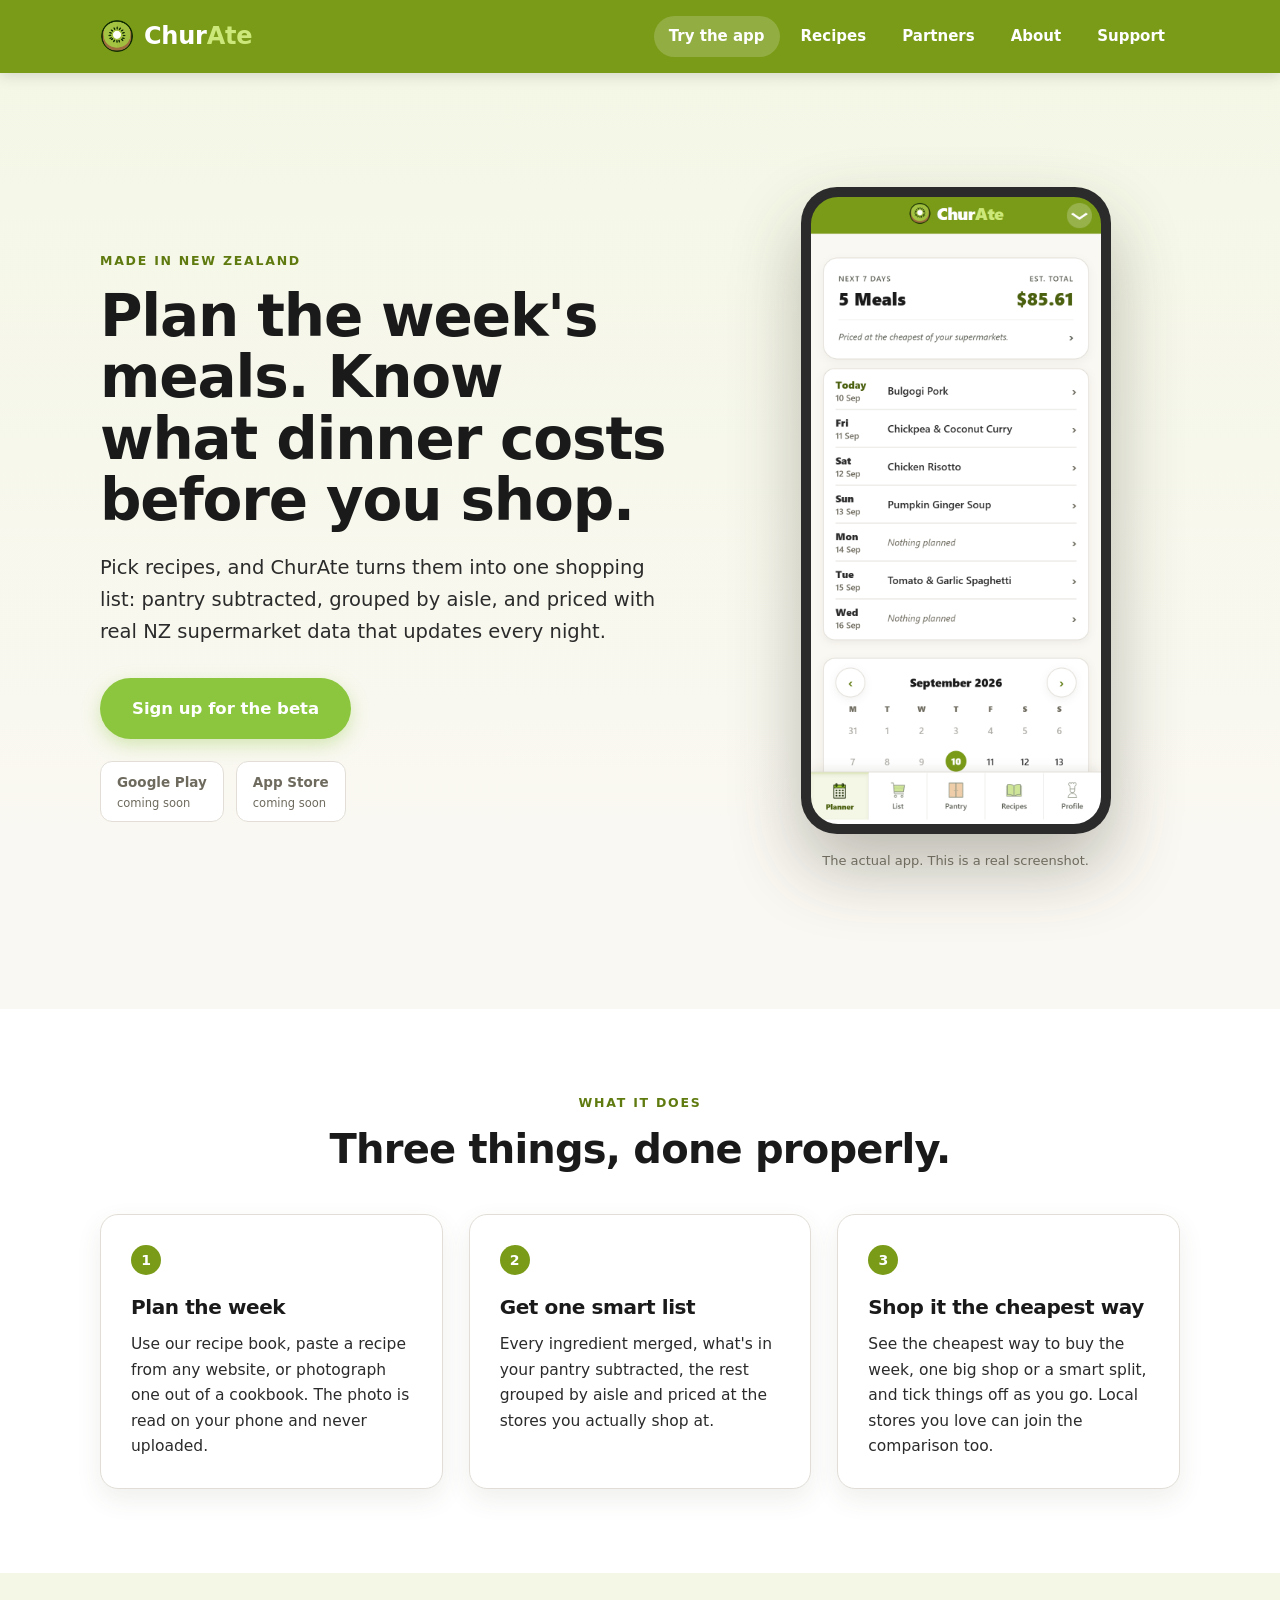
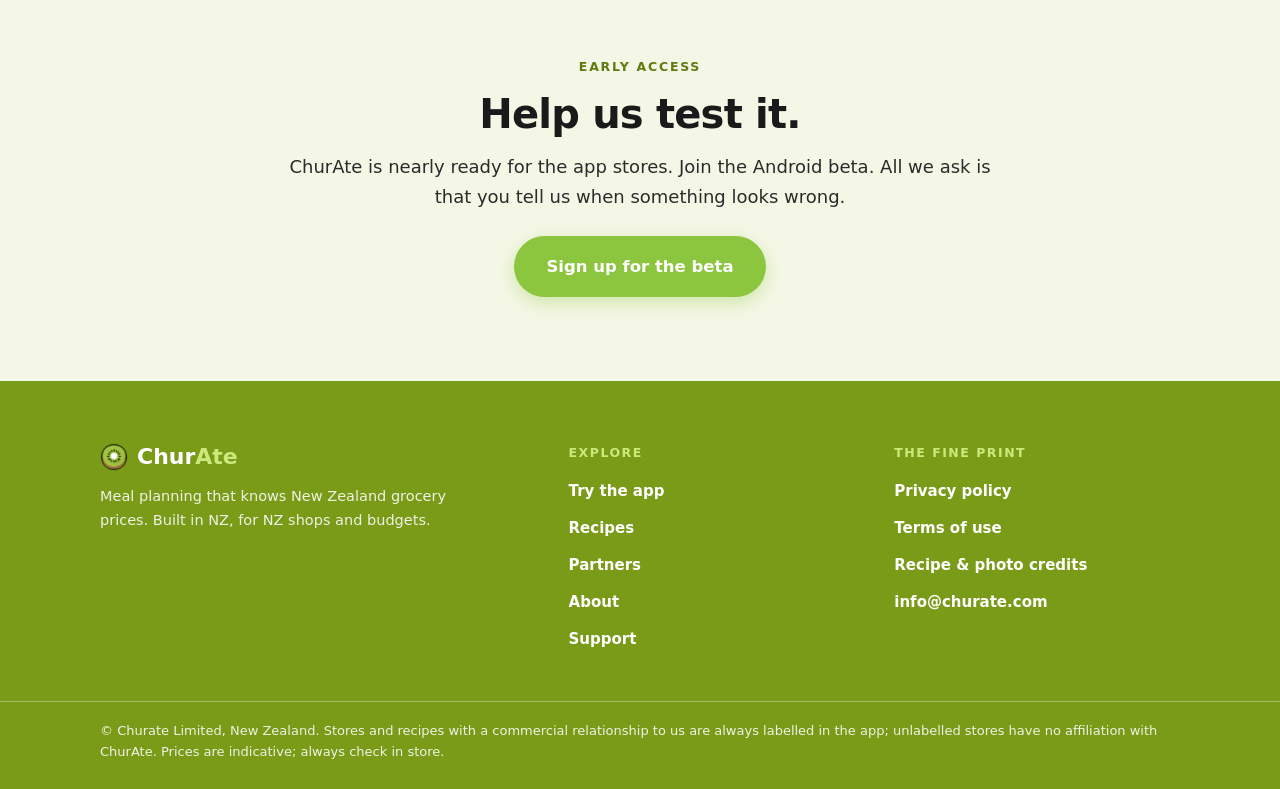
<file: index.html>
<!doctype html>
<html lang="en-NZ">
<head>
<meta charset="utf-8">
<meta name="viewport" content="width=device-width, initial-scale=1">
<title>ChurAte · plan meals, know what dinner costs</title>
<meta name="description" content="ChurAte turns a week of meals into one shopping list, priced with real New Zealand supermarket data, so you know what dinner costs before you shop.">
<meta property="og:title" content="ChurAte · plan the week, see what it costs">
<meta property="og:description" content="A meal planner that knows New Zealand grocery prices. Works fully without an account.">
<meta property="og:image" content="https://churate.com/logo.png">
<meta property="og:url" content="https://churate.com/">
<link rel="icon" type="image/png" href="logo.png">
<link rel="stylesheet" href="style.css">
</head>
<body>

<header class="masthead">
  <div class="bar">
    <a class="brand" href="/"><img src="logo.png" alt=""><span>Chur<span class="ate">Ate</span></span></a>
    <nav>
      <a class="on" href="/">Try the app</a>
      <a href="/recipes.html">Recipes</a>
      <a href="/partners.html">Partners</a>
      <a href="/about.html">About</a>
      <a href="/support.html">Support</a>
    </nav>
  </div>
</header>

<main>

<!-- ================================================================ hero -->
<section class="hero-band">
  <div class="wrap">
    <div class="hero">
      <div>
        <p class="kicker">Made in New Zealand</p>
        <h1>Plan the week's meals. Know what dinner costs before you shop.</h1>
        <p class="lede">
          Pick recipes, and ChurAte turns them into one shopping list: pantry
          subtracted, grouped by aisle, and priced with real NZ supermarket
          data that updates every night.
        </p>
        <div class="cta-row">
          <a class="btn btn-solid" href="/beta.html">Sign up for the beta</a>
        </div>
        <!-- launch day: replace these two chips with the official Google Play /
             App Store badge links; they stay first under the CTA on purpose -->
        <div class="store-badges">
          <span class="store-badge">Google Play<small>coming soon</small></span>
          <span class="store-badge">App Store<small>coming soon</small></span>
        </div>
      </div>
      <div class="hero-visual">
        <div class="shot"><img src="img/app-planner.png" alt="The ChurAte planner: a week of meals with an estimated total, in the app itself"></div>
        <p class="shot-caption">The actual app. This is a real screenshot.</p>
      </div>
    </div>
  </div>
</section>

<!-- ======================================================== what it does -->
<section class="band band-white">
  <div class="wrap center">
    <p class="kicker">What it does</p>
    <h2>Three things, done properly.</h2>
    <div class="card-grid" style="text-align: left">
      <div class="card">
        <div class="num">1</div>
        <h3>Plan the week</h3>
        <p>Use our recipe book, paste a recipe from any website, or photograph
        one out of a cookbook. The photo is read on your phone and never
        uploaded.</p>
      </div>
      <div class="card">
        <div class="num">2</div>
        <h3>Get one smart list</h3>
        <p>Every ingredient merged, what's in your pantry subtracted, the rest
        grouped by aisle and priced at the stores you actually shop at.</p>
      </div>
      <div class="card">
        <div class="num">3</div>
        <h3>Shop it the cheapest way</h3>
        <p>See the cheapest way to buy the week, one big shop or a smart
        split, and tick things off as you go. Local stores you love can
        join the comparison too.</p>
      </div>
    </div>
  </div>
</section>

<!-- ================================================================ beta -->
<section class="band band-wash">
  <div class="wrap center">
    <p class="kicker">Early access</p>
    <h2>Help us test it.</h2>
    <p class="band-lede">
      ChurAte is nearly ready for the app stores. Join the Android beta.
      All we ask is that you tell us when something looks wrong.
    </p>
    <div class="cta-row" style="margin-top: 24px; justify-content: center">
      <a class="btn btn-solid" href="/beta.html">Sign up for the beta</a>
    </div>
  </div>
</section>

</main>

<footer class="bigfoot">
  <div class="cols">
    <div>
      <div class="fbrand"><img src="logo.png" alt=""><span>Chur<span class="ate">Ate</span></span></div>
      <p class="ftag">Meal planning that knows New Zealand grocery prices.
      Built in NZ, for NZ shops and budgets.</p>
    </div>
    <div>
      <h4>Explore</h4>
      <ul>
        <li><a href="/">Try the app</a></li>
        <li><a href="/recipes.html">Recipes</a></li>
        <li><a href="/partners.html">Partners</a></li>
        <li><a href="/about.html">About</a></li>
        <li><a href="/support.html">Support</a></li>
      </ul>
    </div>
    <div>
      <h4>The fine print</h4>
      <ul>
        <li><a href="/privacy.html">Privacy policy</a></li>
        <li><a href="/terms.html">Terms of use</a></li>
        <li><a href="/credits.html">Recipe &amp; photo credits</a></li>
        <li><a href="mailto:info@churate.com">info@churate.com</a></li>
      </ul>
    </div>
  </div>
  <div class="legal"><div class="in">
    © Churate Limited, New Zealand. Stores and recipes with a commercial
    relationship to us are always labelled in the app; unlabelled stores have
    no affiliation with ChurAte. Prices are indicative; always check in store.
  </div></div>
</footer>

</body>
</html>
</file>
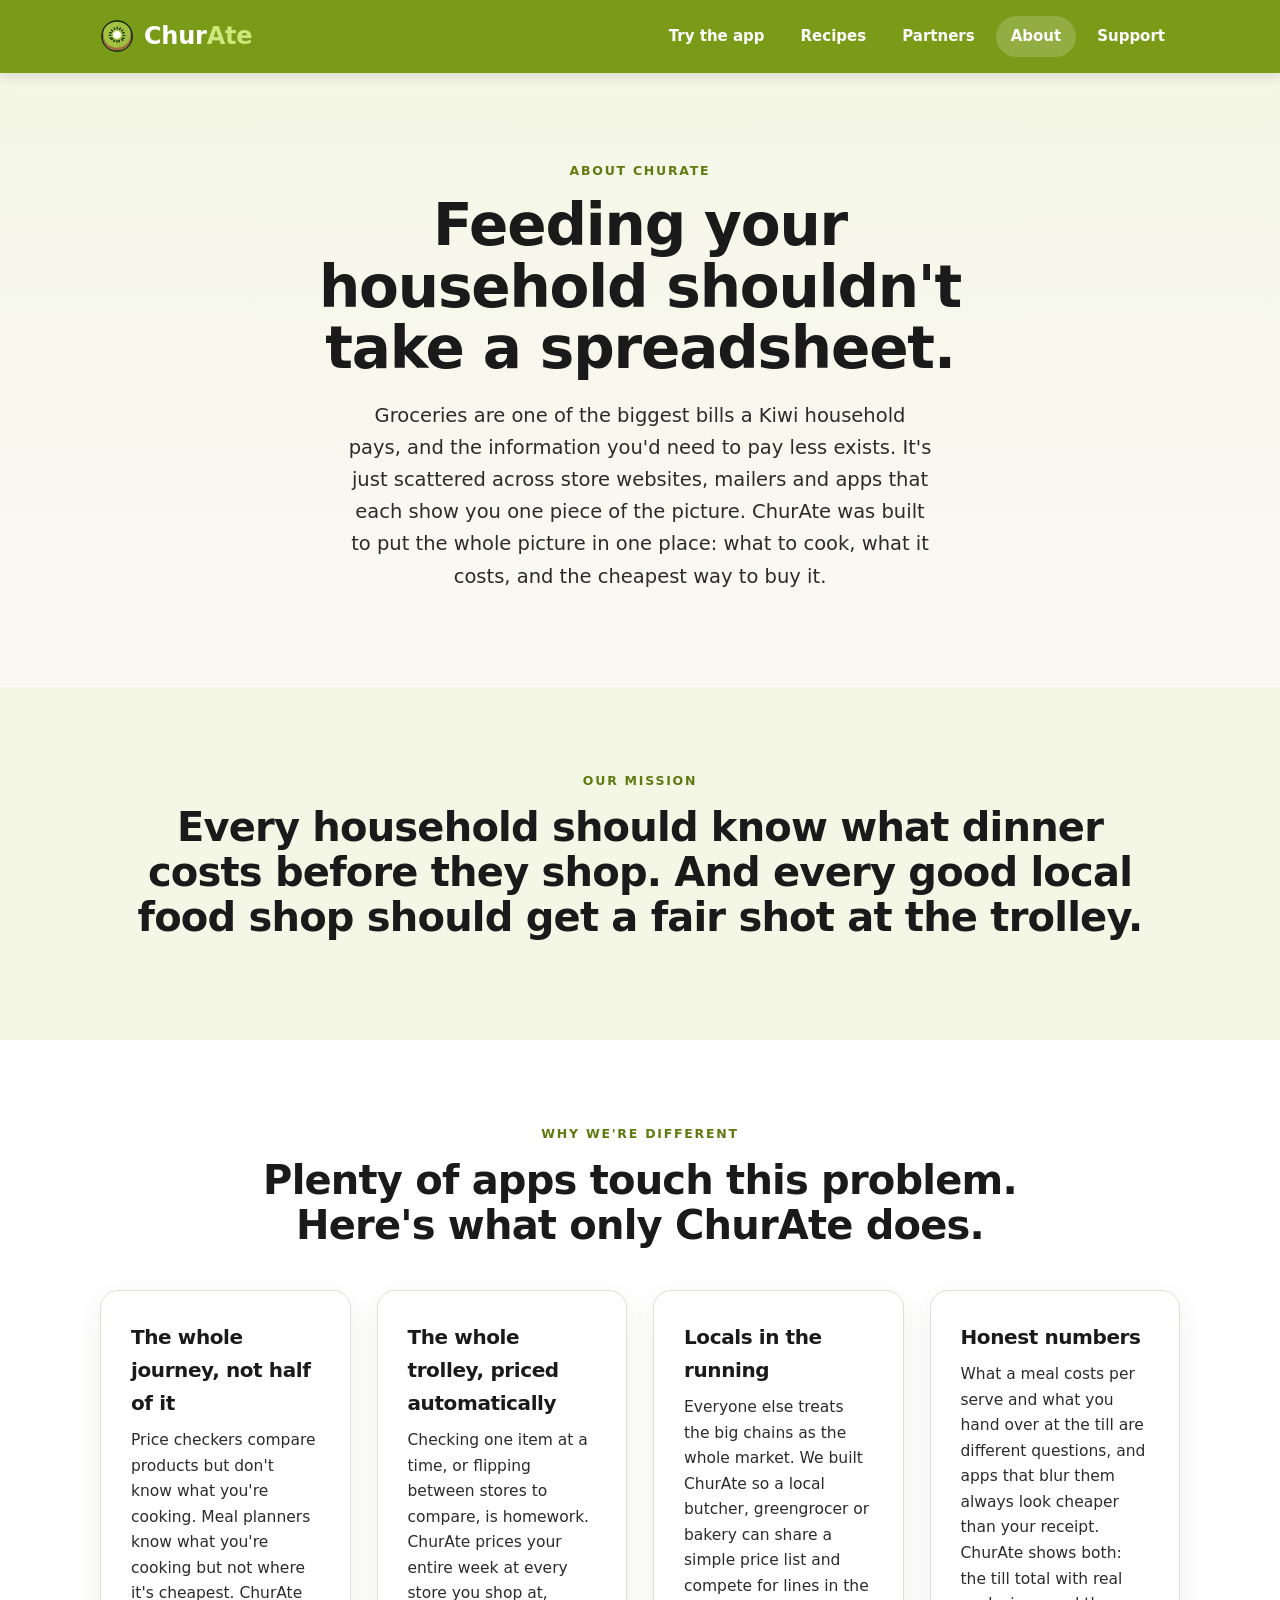
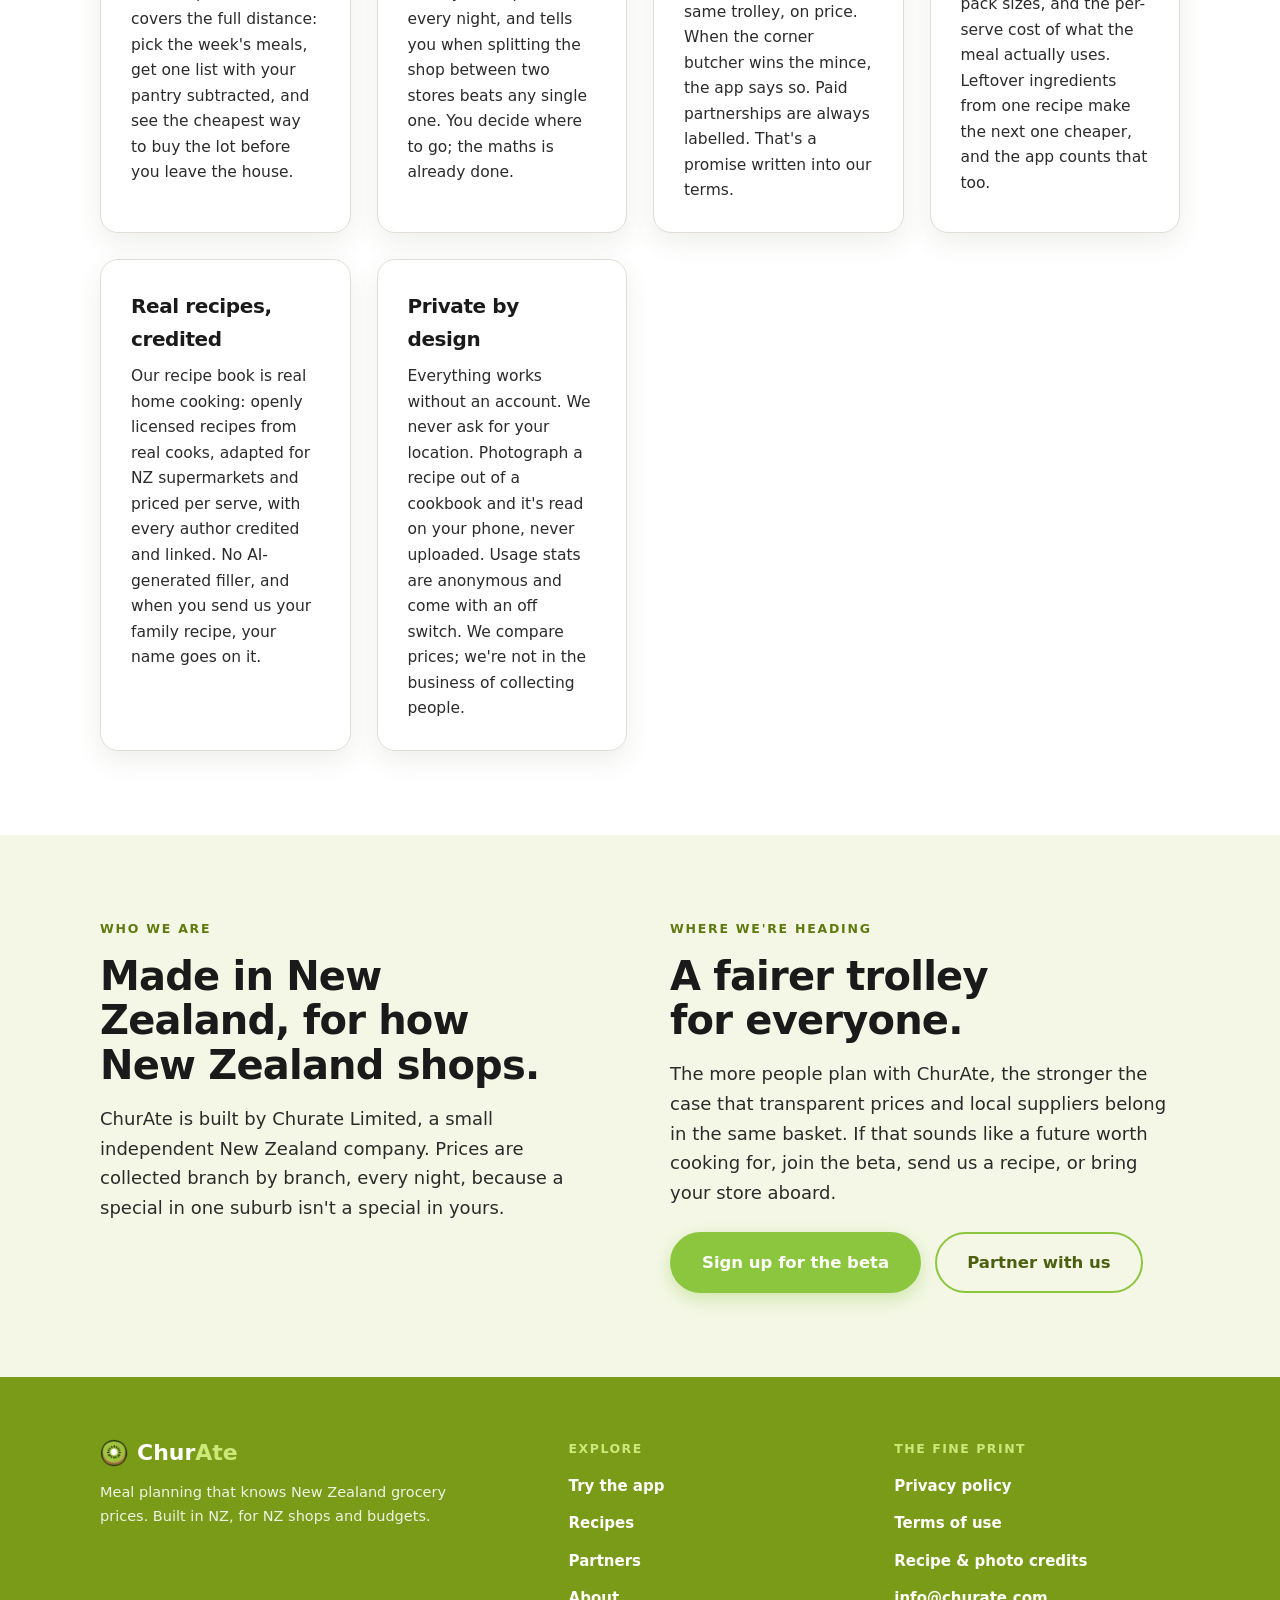
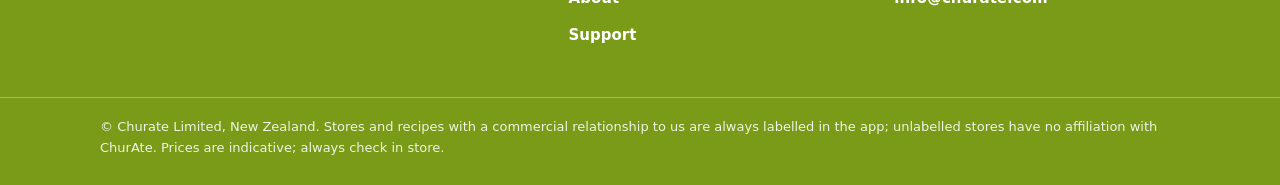
<file: about.html>
<!doctype html>
<html lang="en-NZ">
<head>
<meta charset="utf-8">
<meta name="viewport" content="width=device-width, initial-scale=1">
<title>About · ChurAte</title>
<meta name="description" content="ChurAte's mission: every Kiwi household should know what dinner costs before they shop, and every good local food shop should get a fair shot at the trolley.">
<link rel="icon" type="image/png" href="logo.png">
<link rel="stylesheet" href="style.css">
</head>
<body>

<header class="masthead">
  <div class="bar">
    <a class="brand" href="/"><img src="logo.png" alt=""><span>Chur<span class="ate">Ate</span></span></a>
    <nav>
      <a href="/">Try the app</a>
      <a href="/recipes.html">Recipes</a>
      <a href="/partners.html">Partners</a>
      <a class="on" href="/about.html">About</a>
      <a href="/support.html">Support</a>
    </nav>
  </div>
</header>

<main>

<section class="hero-band">
  <div class="wrap">
    <div class="hero" style="grid-template-columns: 1fr; padding-bottom: 64px">
      <div class="center" style="max-width: 46em; margin: 0 auto">
        <p class="kicker">About ChurAte</p>
        <h1>Feeding your household shouldn't take a spreadsheet.</h1>
        <p class="lede" style="margin-left: auto; margin-right: auto">
          Groceries are one of the biggest bills a Kiwi household pays, and
          the information you'd need to pay less exists. It's just scattered
          across store websites, mailers and apps that each show you one
          piece of the picture. ChurAte was built to put the whole picture
          in one place: what to cook, what it costs, and the cheapest way
          to buy it.
        </p>
      </div>
    </div>
  </div>
</section>

<section class="band band-wash">
  <div class="wrap center">
    <p class="kicker">Our mission</p>
    <h2 style="max-width: 26em; margin-left: auto; margin-right: auto">
      Every household should know what dinner costs before they shop.
      And every good local food shop should get a fair shot at the trolley.
    </h2>
  </div>
</section>

<section class="band band-white">
  <div class="wrap center">
    <p class="kicker">Why we're different</p>
    <h2>Plenty of apps touch this problem. Here's what only ChurAte does.</h2>
    <div class="card-grid" style="text-align: left">
      <div class="card">
        <h3>The whole journey, not half of it</h3>
        <p>Price checkers compare products but don't know what you're
        cooking. Meal planners know what you're cooking but not where it's
        cheapest. ChurAte covers the full distance: pick the week's meals,
        get one list with your pantry subtracted, and see the cheapest way
        to buy the lot before you leave the house.</p>
      </div>
      <div class="card">
        <h3>The whole trolley, priced automatically</h3>
        <p>Checking one item at a time, or flipping between stores to
        compare, is homework. ChurAte prices your entire week at every
        store you shop at, every night, and tells you when splitting the
        shop between two stores beats any single one. You decide where to
        go; the maths is already done.</p>
      </div>
      <div class="card">
        <h3>Locals in the running</h3>
        <p>Everyone else treats the big chains as the whole market. We
        built ChurAte so a local butcher, greengrocer or bakery can share
        a simple price list and compete for lines in the same trolley, on
        price. When the corner butcher wins the mince, the app says so.
        Paid partnerships are always labelled. That's a promise written
        into our terms.</p>
      </div>
      <div class="card">
        <h3>Honest numbers</h3>
        <p>What a meal costs per serve and what you hand over at the till
        are different questions, and apps that blur them always look
        cheaper than your receipt. ChurAte shows both: the till total with
        real pack sizes, and the per-serve cost of what the meal actually
        uses. Leftover ingredients from one recipe make the next one
        cheaper, and the app counts that too.</p>
      </div>
      <div class="card">
        <h3>Real recipes, credited</h3>
        <p>Our recipe book is real home cooking: openly licensed recipes
        from real cooks, adapted for NZ supermarkets and priced per serve,
        with every author credited and linked. No AI-generated filler, and
        when you send us your family recipe, your name goes on it.</p>
      </div>
      <div class="card">
        <h3>Private by design</h3>
        <p>Everything works without an account. We never ask for your
        location. Photograph a recipe out of a cookbook and it's read on
        your phone, never uploaded. Usage stats are anonymous and come
        with an off switch. We compare prices; we're not in the business
        of collecting people.</p>
      </div>
    </div>
  </div>
</section>

<section class="band band-wash">
  <div class="wrap">
    <div class="split">
      <div>
        <p class="kicker">Who we are</p>
        <h2>Made in New Zealand, for how New Zealand shops.</h2>
        <p class="band-lede">
          ChurAte is built by Churate Limited, a small independent New
          Zealand company. Prices are collected branch by branch, every
          night, because a special in one suburb isn't a special in
          yours.
        </p>
      </div>
      <div>
        <p class="kicker">Where we're heading</p>
        <h2>A fairer trolley for everyone.</h2>
        <p class="band-lede">
          The more people plan with ChurAte, the stronger the case that
          transparent prices and local suppliers belong in the same
          basket. If that sounds like a future worth cooking for, join
          the beta, send us a recipe, or bring your store aboard.
        </p>
        <div class="cta-row" style="margin-top: 24px">
          <a class="btn btn-solid" href="/beta.html">Sign up for the beta</a>
          <a class="btn btn-ghost" href="/partners.html">Partner with us</a>
        </div>
      </div>
    </div>
  </div>
</section>

</main>

<footer class="bigfoot">
  <div class="cols">
    <div>
      <div class="fbrand"><img src="logo.png" alt=""><span>Chur<span class="ate">Ate</span></span></div>
      <p class="ftag">Meal planning that knows New Zealand grocery prices.
      Built in NZ, for NZ shops and budgets.</p>
    </div>
    <div>
      <h4>Explore</h4>
      <ul>
        <li><a href="/">Try the app</a></li>
        <li><a href="/recipes.html">Recipes</a></li>
        <li><a href="/partners.html">Partners</a></li>
        <li><a href="/about.html">About</a></li>
        <li><a href="/support.html">Support</a></li>
      </ul>
    </div>
    <div>
      <h4>The fine print</h4>
      <ul>
        <li><a href="/privacy.html">Privacy policy</a></li>
        <li><a href="/terms.html">Terms of use</a></li>
        <li><a href="/credits.html">Recipe &amp; photo credits</a></li>
        <li><a href="mailto:info@churate.com">info@churate.com</a></li>
      </ul>
    </div>
  </div>
  <div class="legal"><div class="in">
    © Churate Limited, New Zealand. Stores and recipes with a commercial
    relationship to us are always labelled in the app; unlabelled stores have
    no affiliation with ChurAte. Prices are indicative; always check in store.
  </div></div>
</footer>
</body>
</html>
</file>
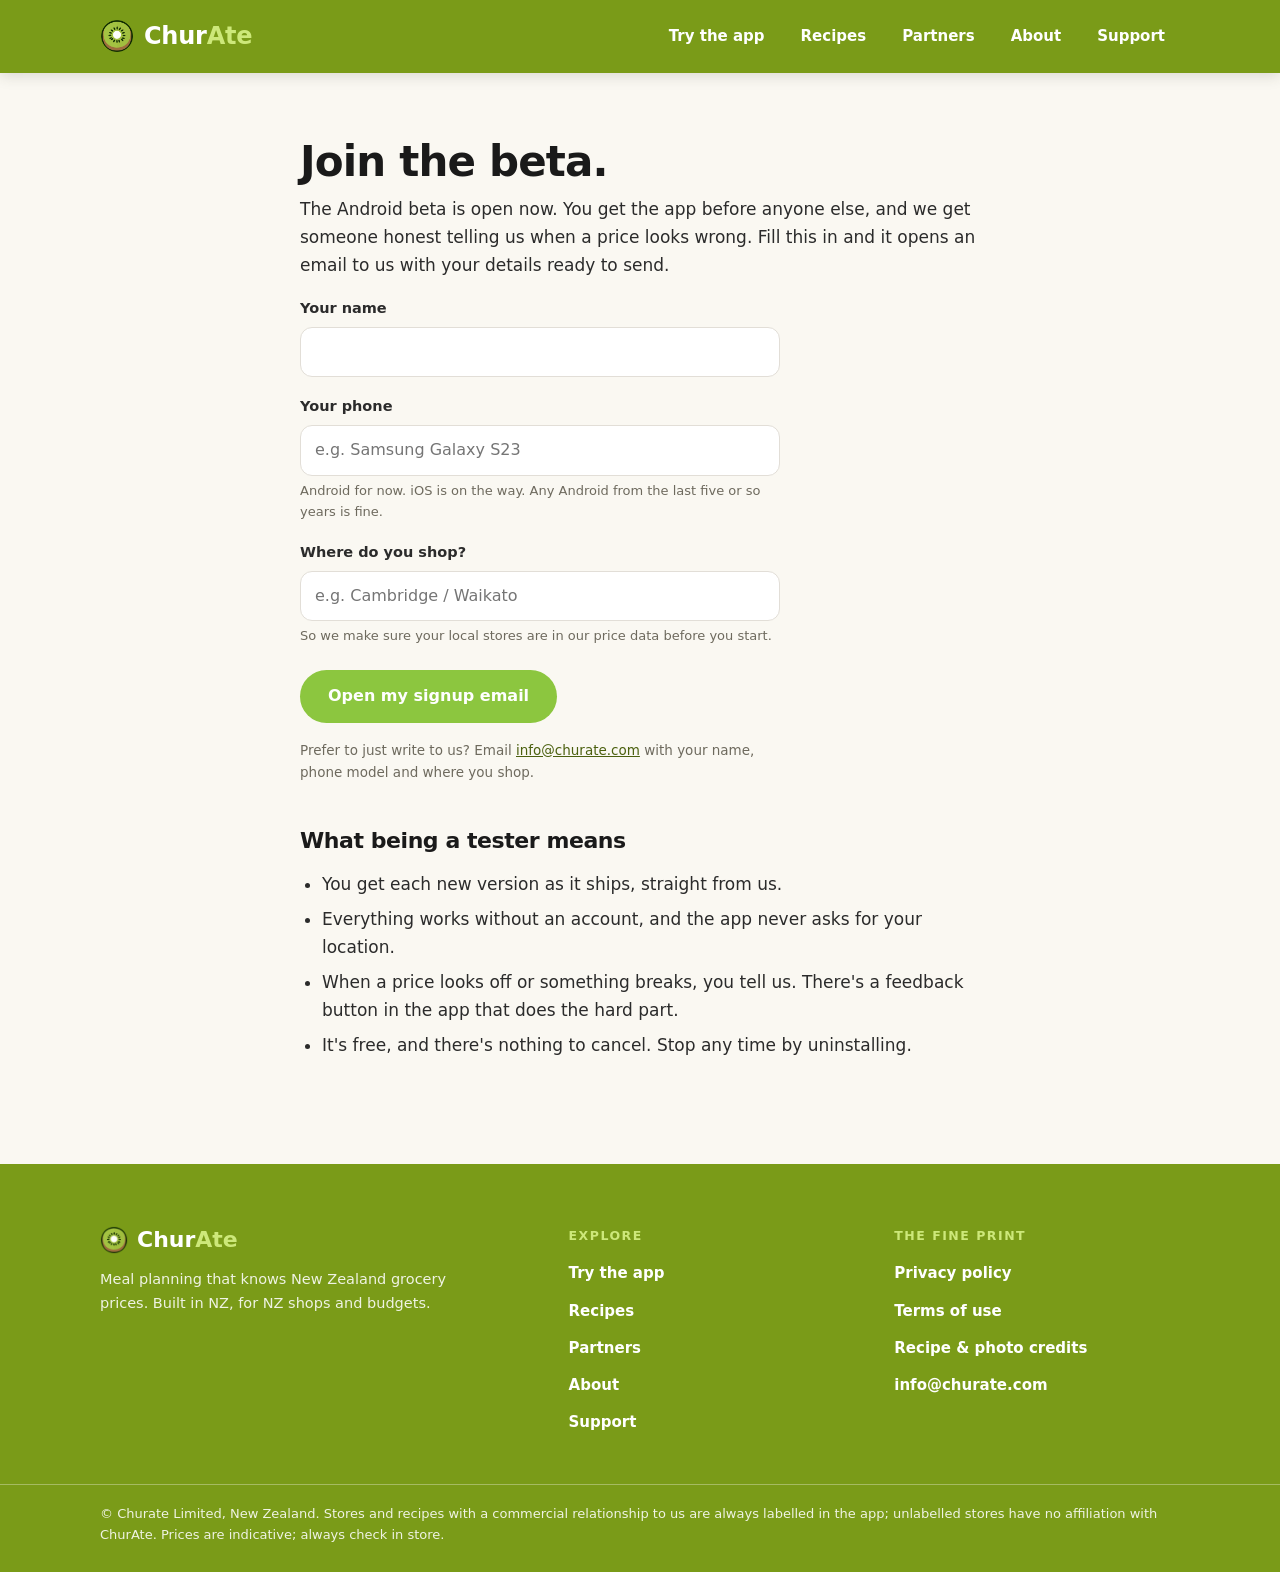
<file: beta.html>
<!doctype html>
<html lang="en-NZ">
<head>
<meta charset="utf-8">
<meta name="viewport" content="width=device-width, initial-scale=1">
<title>Beta · ChurAte</title>
<meta name="description" content="Sign up for the ChurAte Android beta.">
<link rel="icon" type="image/png" href="logo.png">
<link rel="stylesheet" href="style.css">
<style>
  .beta-form { max-width: 30rem; }
  .beta-form label { display: block; font-weight: 700; font-size: 14.5px; margin: 18px 0 6px; }
  .beta-form input, .beta-form select {
    width: 100%;
    font: inherit;
    font-size: 16px;
    color: var(--charcoal);
    background: var(--card);
    border: 1.5px solid var(--line);
    border-radius: 12px;
    padding: 11px 14px;
  }
  .beta-form input:focus, .beta-form select:focus {
    outline: none;
    border-color: var(--brand);
  }
  .beta-form .hint { font-size: 13px; color: var(--muted); margin: 4px 0 0; }
  .beta-form button {
    margin-top: 24px;
    font: inherit;
    font-weight: 800;
    font-size: 16px;
    color: #FFFFFF;
    background: var(--brand);
    border: none;
    border-radius: 999px;
    padding: 13px 28px;
    cursor: pointer;
  }
  .beta-form button:hover { background: var(--flesh-dark); }
  .beta-form button:focus-visible { outline: 2px solid var(--brand-dark); outline-offset: 2px; }
  .alt-note { font-size: 13.5px; color: var(--muted); margin-top: 16px; }
</style>
</head>
<body>

<header class="masthead">
  <div class="bar">
    <a class="brand" href="/"><img src="logo.png" alt=""><span>Chur<span class="ate">Ate</span></span></a>
    <nav>
      <a href="/">Try the app</a>
      <a href="/recipes.html">Recipes</a>
      <a href="/partners.html">Partners</a>
      <a href="/about.html">About</a>
      <a href="/support.html">Support</a>
    </nav>
  </div>
</header>

<div class="wrap-narrow">
<main class="doc">
  <h1>Join the beta.</h1>
  <p>
    The Android beta is open now. You get the app before anyone else, and we
    get someone honest telling us when a price looks wrong. Fill this in and
    it opens an email to us with your details ready to send.
  </p>

  <form class="beta-form" id="betaForm">
    <label for="fName">Your name</label>
    <input id="fName" name="name" autocomplete="name" required>

    <label for="fPhone">Your phone</label>
    <input id="fPhone" name="phone" placeholder="e.g. Samsung Galaxy S23" required>
    <p class="hint">Android for now. iOS is on the way. Any Android from the
    last five or so years is fine.</p>

    <label for="fRegion">Where do you shop?</label>
    <input id="fRegion" name="region" placeholder="e.g. Cambridge / Waikato" required>
    <p class="hint">So we make sure your local stores are in our price data
    before you start.</p>

    <button type="submit">Open my signup email</button>
    <p class="alt-note">
      Prefer to just write to us? Email
      <a href="mailto:info@churate.com?subject=ChurAte%20beta%20signup">info@churate.com</a>
      with your name, phone model and where you shop.
    </p>
  </form>

  <h2>What being a tester means</h2>
  <ul>
    <li>You get each new version as it ships, straight from us.</li>
    <li>Everything works without an account, and the app never asks for your
    location.</li>
    <li>When a price looks off or something breaks, you tell us. There's a
    feedback button in the app that does the hard part.</li>
    <li>It's free, and there's nothing to cancel. Stop any time by
    uninstalling.</li>
  </ul>
</main>
</div>

<footer class="bigfoot">
  <div class="cols">
    <div>
      <div class="fbrand"><img src="logo.png" alt=""><span>Chur<span class="ate">Ate</span></span></div>
      <p class="ftag">Meal planning that knows New Zealand grocery prices.
      Built in NZ, for NZ shops and budgets.</p>
    </div>
    <div>
      <h4>Explore</h4>
      <ul>
        <li><a href="/">Try the app</a></li>
        <li><a href="/recipes.html">Recipes</a></li>
        <li><a href="/partners.html">Partners</a></li>
        <li><a href="/about.html">About</a></li>
        <li><a href="/support.html">Support</a></li>
      </ul>
    </div>
    <div>
      <h4>The fine print</h4>
      <ul>
        <li><a href="/privacy.html">Privacy policy</a></li>
        <li><a href="/terms.html">Terms of use</a></li>
        <li><a href="/credits.html">Recipe &amp; photo credits</a></li>
        <li><a href="mailto:info@churate.com">info@churate.com</a></li>
      </ul>
    </div>
  </div>
  <div class="legal"><div class="in">
    © Churate Limited, New Zealand. Stores and recipes with a commercial
    relationship to us are always labelled in the app; unlabelled stores have
    no affiliation with ChurAte. Prices are indicative; always check in store.
  </div></div>
</footer>

<script>
  document.getElementById('betaForm').addEventListener('submit', function (e) {
    e.preventDefault();
    var name = document.getElementById('fName').value.trim();
    var phone = document.getElementById('fPhone').value.trim();
    var region = document.getElementById('fRegion').value.trim();
    var body = 'Hi ChurAte,\n\nI would like to join the Android beta.\n\n' +
      'Name: ' + name + '\nPhone: ' + phone + '\nWhere I shop: ' + region + '\n';
    window.location.href = 'mailto:info@churate.com' +
      '?subject=' + encodeURIComponent('ChurAte beta signup (' + name + ')') +
      '&body=' + encodeURIComponent(body);
  });
</script>
</body>
</html>
</file>
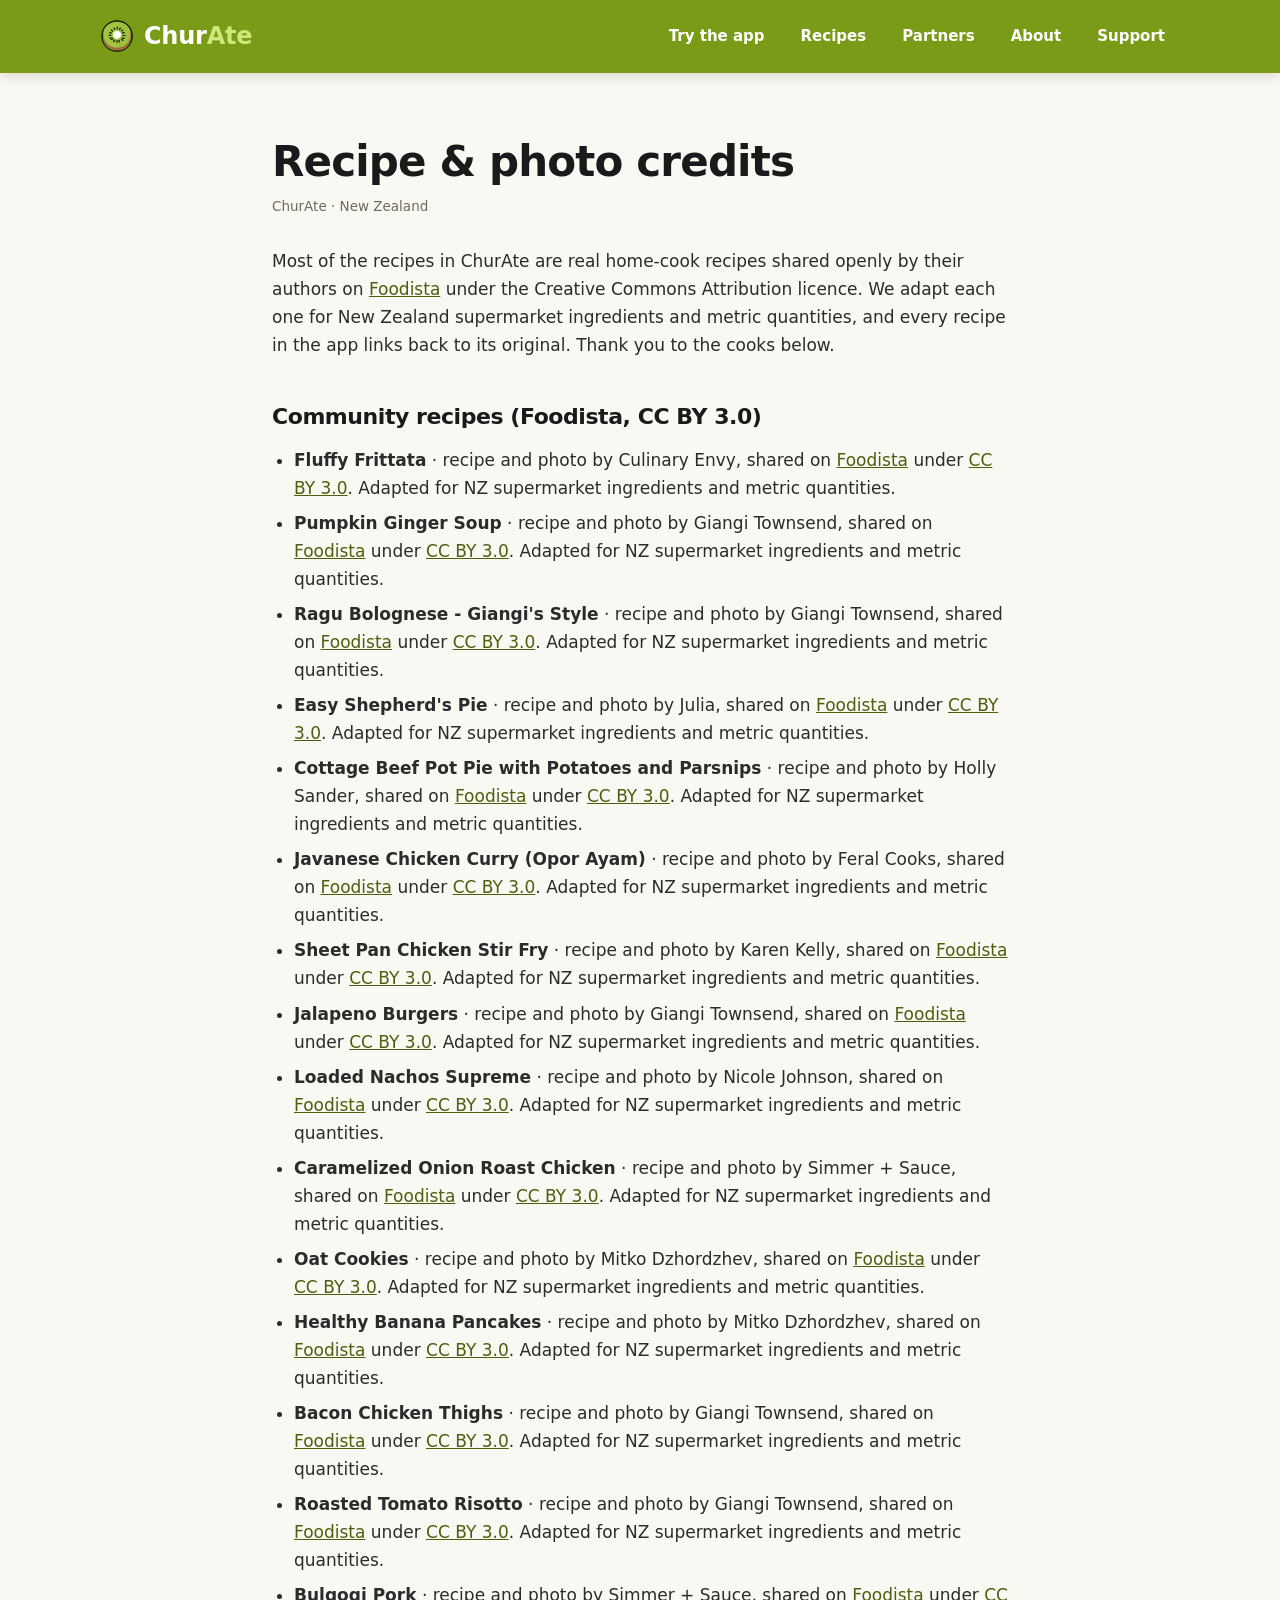
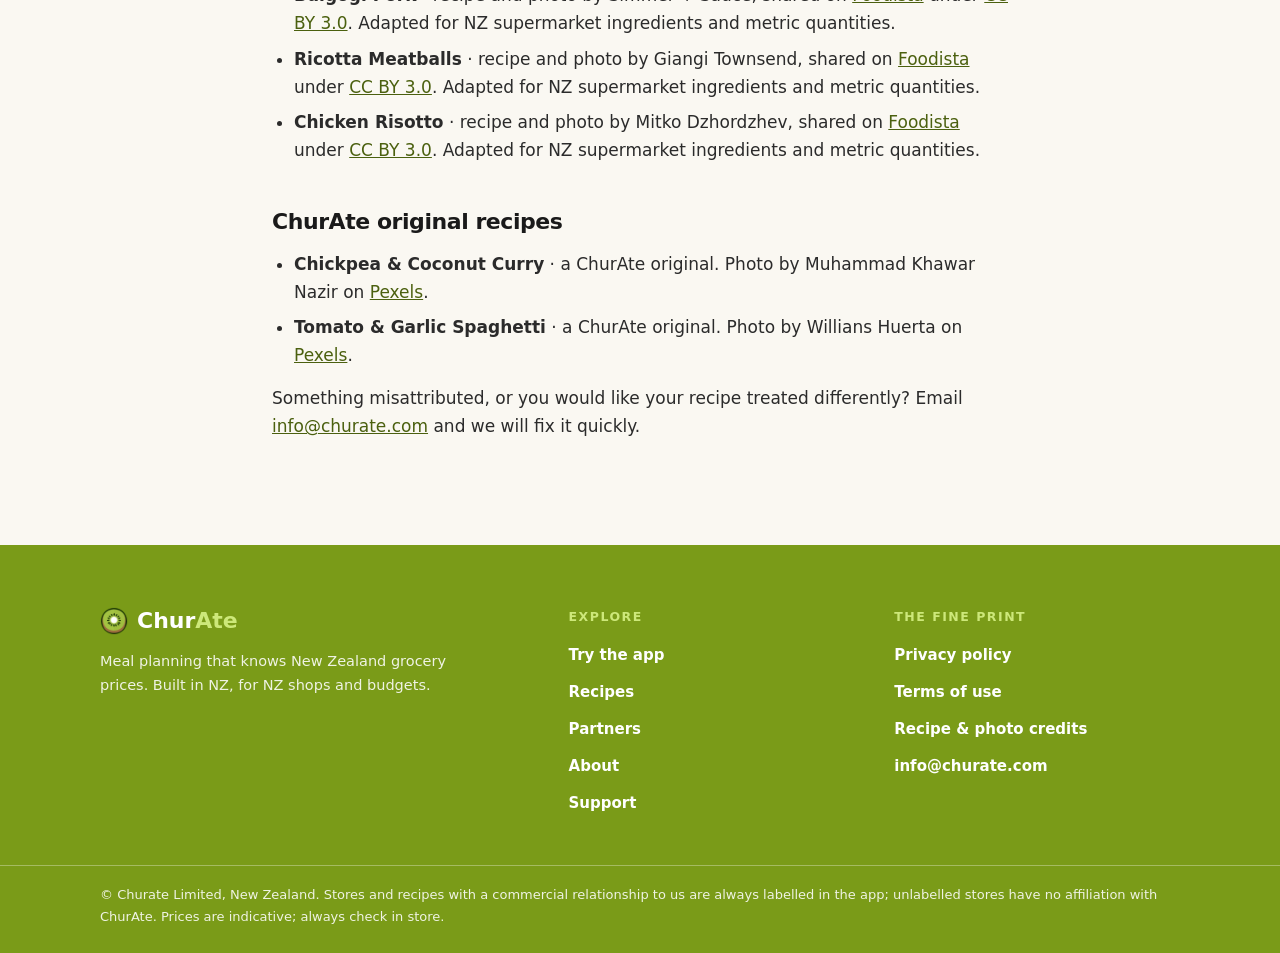
<file: credits.html>
<!doctype html>
<html lang="en-NZ">
<head>
<meta charset="utf-8">
<meta name="viewport" content="width=device-width, initial-scale=1">
<title>Credits · ChurAte</title>
<link rel="icon" type="image/png" href="logo.png">
<link rel="stylesheet" href="style.css">
</head>
<body>
<header class="masthead">
  <div class="bar">
    <a class="brand" href="/"><img src="logo.png" alt=""><span>Chur<span class="ate">Ate</span></span></a>
    <nav>
      <a href="/">Try the app</a>
      <a href="/recipes.html">Recipes</a>
      <a href="/partners.html">Partners</a>
      <a href="/about.html">About</a>
      <a href="/support.html">Support</a>
    </nav>
  </div>
</header>
<div class="wrap">

<main class="doc wrap-narrow">

<h1>Recipe &amp; photo credits</h1>
<p class="updated">ChurAte · New Zealand</p>

<p>
  Most of the recipes in ChurAte are real home-cook recipes shared openly by
  their authors on <a href="https://www.foodista.com" rel="noopener">Foodista</a>
  under the Creative Commons Attribution licence. We adapt each one for New
  Zealand supermarket ingredients and metric quantities, and every recipe in
  the app links back to its original. Thank you to the cooks below.
</p>

<h2>Community recipes (Foodista, CC BY 3.0)</h2>
<ul>
  <li><strong>Fluffy Frittata</strong> · recipe and photo by Culinary Envy, shared on <a href="https://www.foodista.com/recipe/B53RPP8Z/fluffy-frittata" rel="noopener">Foodista</a> under <a href="https://creativecommons.org/licenses/by/3.0/" rel="noopener">CC BY 3.0</a>. Adapted for NZ supermarket ingredients and metric quantities.</li>
  <li><strong>Pumpkin Ginger Soup</strong> · recipe and photo by Giangi Townsend, shared on <a href="https://www.foodista.com/recipe/MM4RZSX5/pumpkin-ginger-soup" rel="noopener">Foodista</a> under <a href="https://creativecommons.org/licenses/by/3.0/" rel="noopener">CC BY 3.0</a>. Adapted for NZ supermarket ingredients and metric quantities.</li>
  <li><strong>Ragu Bolognese - Giangi&#x27;s Style</strong> · recipe and photo by Giangi Townsend, shared on <a href="https://www.foodista.com/recipe/BT73VMDL/ragu-bolognese-giangi-s-style" rel="noopener">Foodista</a> under <a href="https://creativecommons.org/licenses/by/3.0/" rel="noopener">CC BY 3.0</a>. Adapted for NZ supermarket ingredients and metric quantities.</li>
  <li><strong>Easy Shepherd&#x27;s Pie</strong> · recipe and photo by Julia, shared on <a href="https://www.foodista.com/recipe/55B7HK4J/easy-shepherd-s-pie-recipe" rel="noopener">Foodista</a> under <a href="https://creativecommons.org/licenses/by/3.0/" rel="noopener">CC BY 3.0</a>. Adapted for NZ supermarket ingredients and metric quantities.</li>
  <li><strong>Cottage Beef Pot Pie with Potatoes and Parsnips</strong> · recipe and photo by Holly Sander, shared on <a href="https://www.foodista.com/recipe/MN4D3SF6/cottage-beef-pot-pie-with-potatoes-and-parsnips" rel="noopener">Foodista</a> under <a href="https://creativecommons.org/licenses/by/3.0/" rel="noopener">CC BY 3.0</a>. Adapted for NZ supermarket ingredients and metric quantities.</li>
  <li><strong>Javanese Chicken Curry (Opor Ayam)</strong> · recipe and photo by Feral Cooks, shared on <a href="https://www.foodista.com/recipe/ZTDNM76M/javanese-chicken-curry-opor-ayam" rel="noopener">Foodista</a> under <a href="https://creativecommons.org/licenses/by/3.0/" rel="noopener">CC BY 3.0</a>. Adapted for NZ supermarket ingredients and metric quantities.</li>
  <li><strong>Sheet Pan Chicken Stir Fry</strong> · recipe and photo by Karen Kelly, shared on <a href="https://www.foodista.com/recipe/54C7M8BD/sheet-pan-chicken-stir-fry" rel="noopener">Foodista</a> under <a href="https://creativecommons.org/licenses/by/3.0/" rel="noopener">CC BY 3.0</a>. Adapted for NZ supermarket ingredients and metric quantities.</li>
  <li><strong>Jalapeno Burgers</strong> · recipe and photo by Giangi Townsend, shared on <a href="https://www.foodista.com/recipe/QCF2Y6MM/jalapeno-burgers" rel="noopener">Foodista</a> under <a href="https://creativecommons.org/licenses/by/3.0/" rel="noopener">CC BY 3.0</a>. Adapted for NZ supermarket ingredients and metric quantities.</li>
  <li><strong>Loaded Nachos Supreme</strong> · recipe and photo by Nicole Johnson, shared on <a href="https://www.foodista.com/recipe/BNX6JYVY/loaded-nachos-supreme" rel="noopener">Foodista</a> under <a href="https://creativecommons.org/licenses/by/3.0/" rel="noopener">CC BY 3.0</a>. Adapted for NZ supermarket ingredients and metric quantities.</li>
  <li><strong>Caramelized Onion Roast Chicken</strong> · recipe and photo by Simmer + Sauce, shared on <a href="https://www.foodista.com/recipe/QKYRN53G/caramelized-onion-roast-chicken" rel="noopener">Foodista</a> under <a href="https://creativecommons.org/licenses/by/3.0/" rel="noopener">CC BY 3.0</a>. Adapted for NZ supermarket ingredients and metric quantities.</li>
  <li><strong>Oat Cookies</strong> · recipe and photo by Mitko Dzhordzhev, shared on <a href="https://www.foodista.com/recipe/FNH4WM8Y/oat-cookies" rel="noopener">Foodista</a> under <a href="https://creativecommons.org/licenses/by/3.0/" rel="noopener">CC BY 3.0</a>. Adapted for NZ supermarket ingredients and metric quantities.</li>
  <li><strong>Healthy Banana Pancakes</strong> · recipe and photo by Mitko Dzhordzhev, shared on <a href="https://www.foodista.com/recipe/SRWKG44F/healthy-banana-pancakes" rel="noopener">Foodista</a> under <a href="https://creativecommons.org/licenses/by/3.0/" rel="noopener">CC BY 3.0</a>. Adapted for NZ supermarket ingredients and metric quantities.</li>
  <li><strong>Bacon Chicken Thighs</strong> · recipe and photo by Giangi Townsend, shared on <a href="https://www.foodista.com/recipe/YQMJQX7P/bacon-chicken-thighs" rel="noopener">Foodista</a> under <a href="https://creativecommons.org/licenses/by/3.0/" rel="noopener">CC BY 3.0</a>. Adapted for NZ supermarket ingredients and metric quantities.</li>
  <li><strong>Roasted Tomato Risotto</strong> · recipe and photo by Giangi Townsend, shared on <a href="https://www.foodista.com/recipe/777H2LV4/roasted-tomato-risotto" rel="noopener">Foodista</a> under <a href="https://creativecommons.org/licenses/by/3.0/" rel="noopener">CC BY 3.0</a>. Adapted for NZ supermarket ingredients and metric quantities.</li>
  <li><strong>Bulgogi Pork</strong> · recipe and photo by Simmer + Sauce, shared on <a href="https://www.foodista.com/recipe/Q3B4TMR2/bulgogi-pork" rel="noopener">Foodista</a> under <a href="https://creativecommons.org/licenses/by/3.0/" rel="noopener">CC BY 3.0</a>. Adapted for NZ supermarket ingredients and metric quantities.</li>
  <li><strong>Ricotta Meatballs</strong> · recipe and photo by Giangi Townsend, shared on <a href="https://www.foodista.com/recipe/FKR4B5H2/ricotta-meatballs" rel="noopener">Foodista</a> under <a href="https://creativecommons.org/licenses/by/3.0/" rel="noopener">CC BY 3.0</a>. Adapted for NZ supermarket ingredients and metric quantities.</li>
  <li><strong>Chicken Risotto</strong> · recipe and photo by Mitko Dzhordzhev, shared on <a href="https://www.foodista.com/recipe/KC2LJ43X/chicken-risotto" rel="noopener">Foodista</a> under <a href="https://creativecommons.org/licenses/by/3.0/" rel="noopener">CC BY 3.0</a>. Adapted for NZ supermarket ingredients and metric quantities.</li>
</ul>

<h2>ChurAte original recipes</h2>
<ul>
  <li><strong>Chickpea &amp; Coconut Curry</strong> · a ChurAte original.
    Photo by Muhammad Khawar Nazir on
    <a href="https://www.pexels.com/photo/close-up-of-chana-masala-9287035/" rel="noopener">Pexels</a>.</li>
  <li><strong>Tomato &amp; Garlic Spaghetti</strong> · a ChurAte original.
    Photo by Willians Huerta on
    <a href="https://www.pexels.com/photo/delicious-spaghetti-with-tomato-sauce-on-plate-36430170/" rel="noopener">Pexels</a>.</li>
</ul>

<p>
  Something misattributed, or you would like your recipe treated differently?
  Email <a href="mailto:info@churate.com">info@churate.com</a> and we will fix
  it quickly.
</p>

</main>
</div>

<footer class="bigfoot">
  <div class="cols">
    <div>
      <div class="fbrand"><img src="logo.png" alt=""><span>Chur<span class="ate">Ate</span></span></div>
      <p class="ftag">Meal planning that knows New Zealand grocery prices.
      Built in NZ, for NZ shops and budgets.</p>
    </div>
    <div>
      <h4>Explore</h4>
      <ul>
        <li><a href="/">Try the app</a></li>
        <li><a href="/recipes.html">Recipes</a></li>
        <li><a href="/partners.html">Partners</a></li>
        <li><a href="/about.html">About</a></li>
        <li><a href="/support.html">Support</a></li>
      </ul>
    </div>
    <div>
      <h4>The fine print</h4>
      <ul>
        <li><a href="/privacy.html">Privacy policy</a></li>
        <li><a href="/terms.html">Terms of use</a></li>
        <li><a href="/credits.html">Recipe &amp; photo credits</a></li>
        <li><a href="mailto:info@churate.com">info@churate.com</a></li>
      </ul>
    </div>
  </div>
  <div class="legal"><div class="in">
    © Churate Limited, New Zealand. Stores and recipes with a commercial
    relationship to us are always labelled in the app; unlabelled stores have
    no affiliation with ChurAte. Prices are indicative; always check in store.
  </div></div>
</footer>
</body>
</html>
</file>
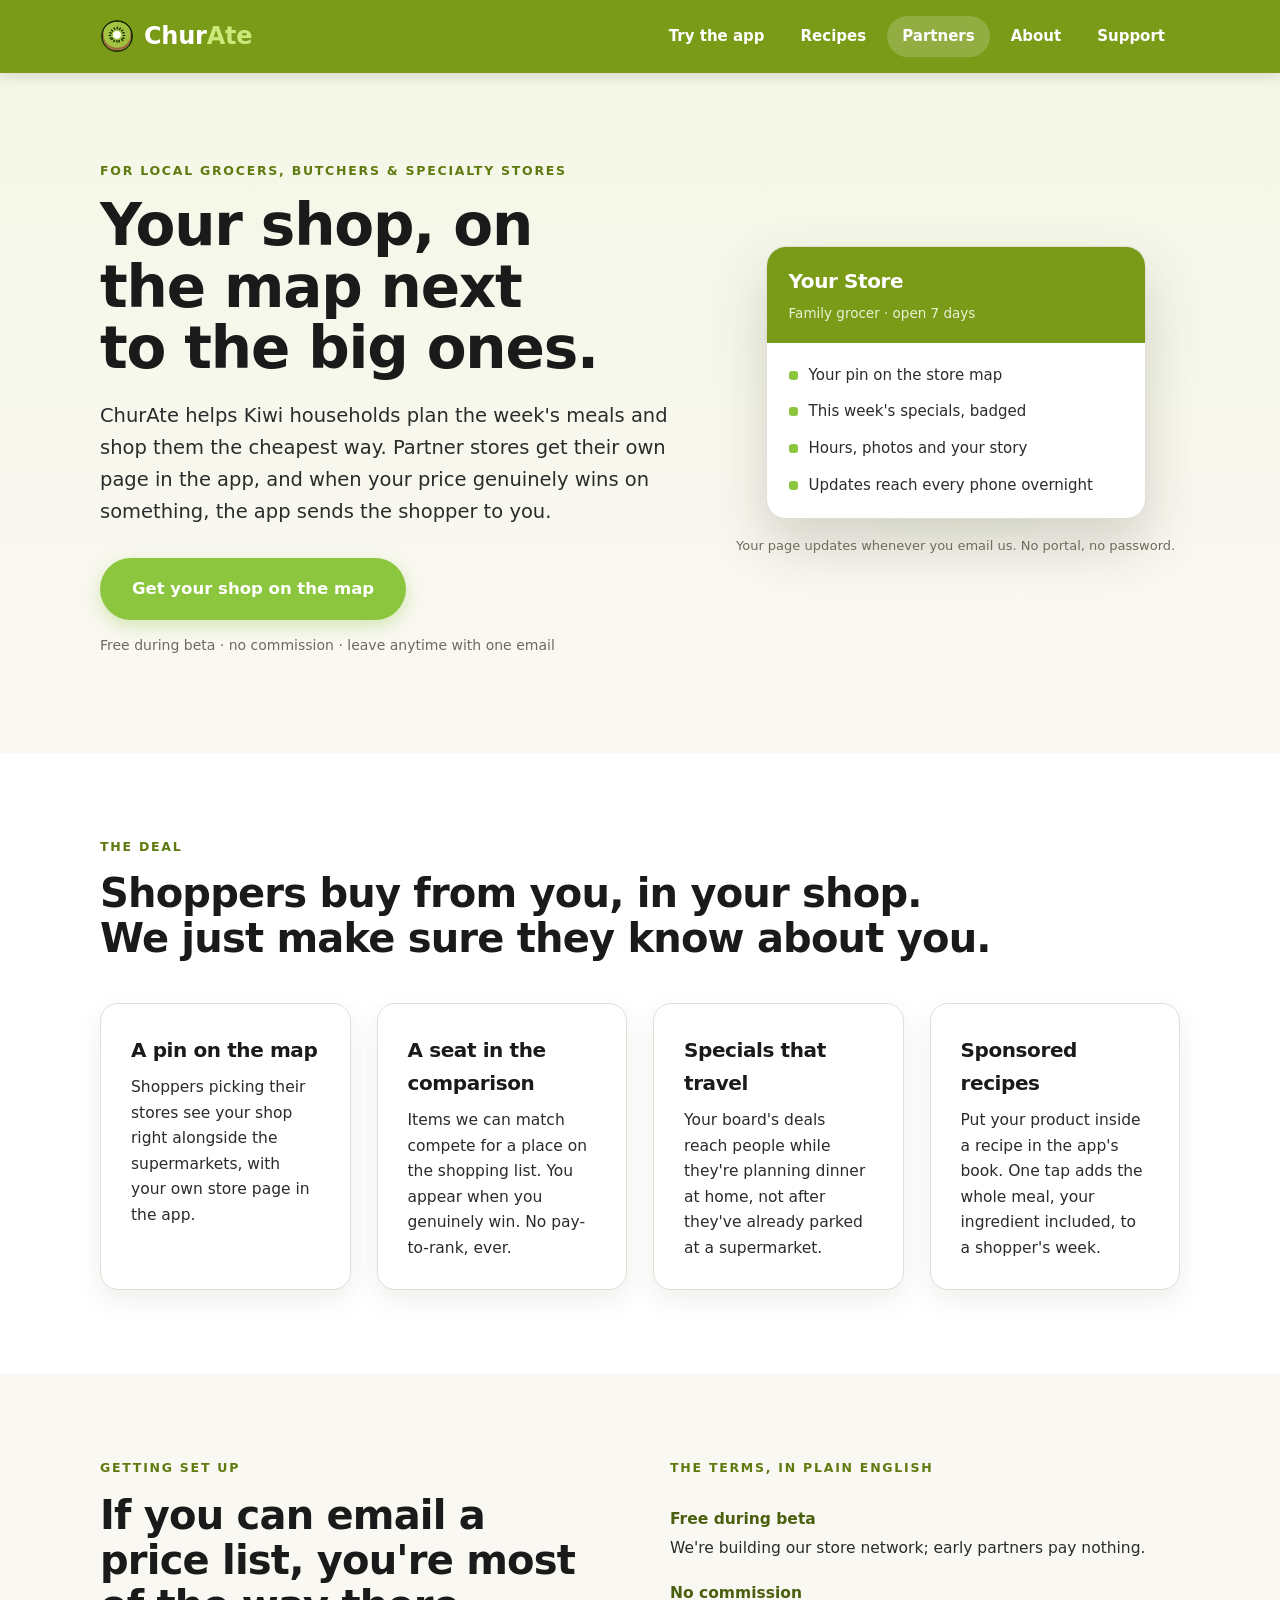
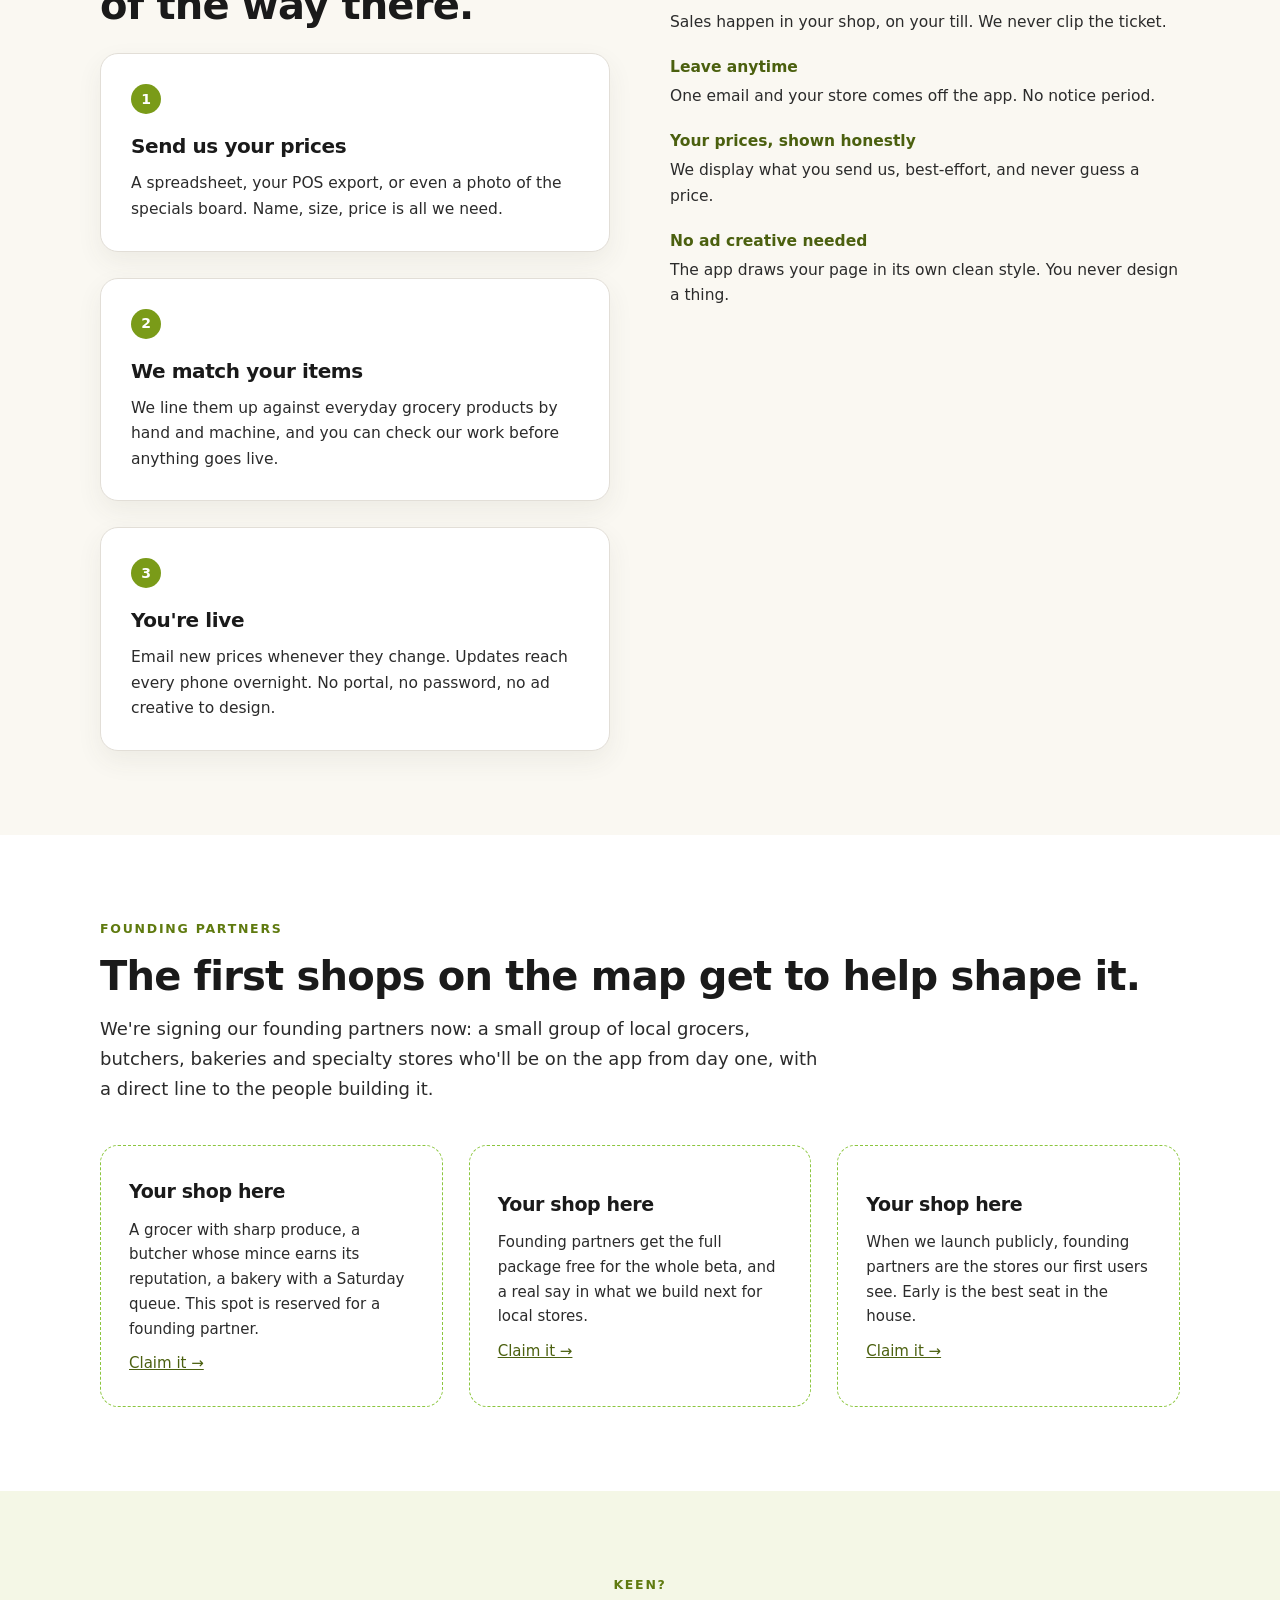
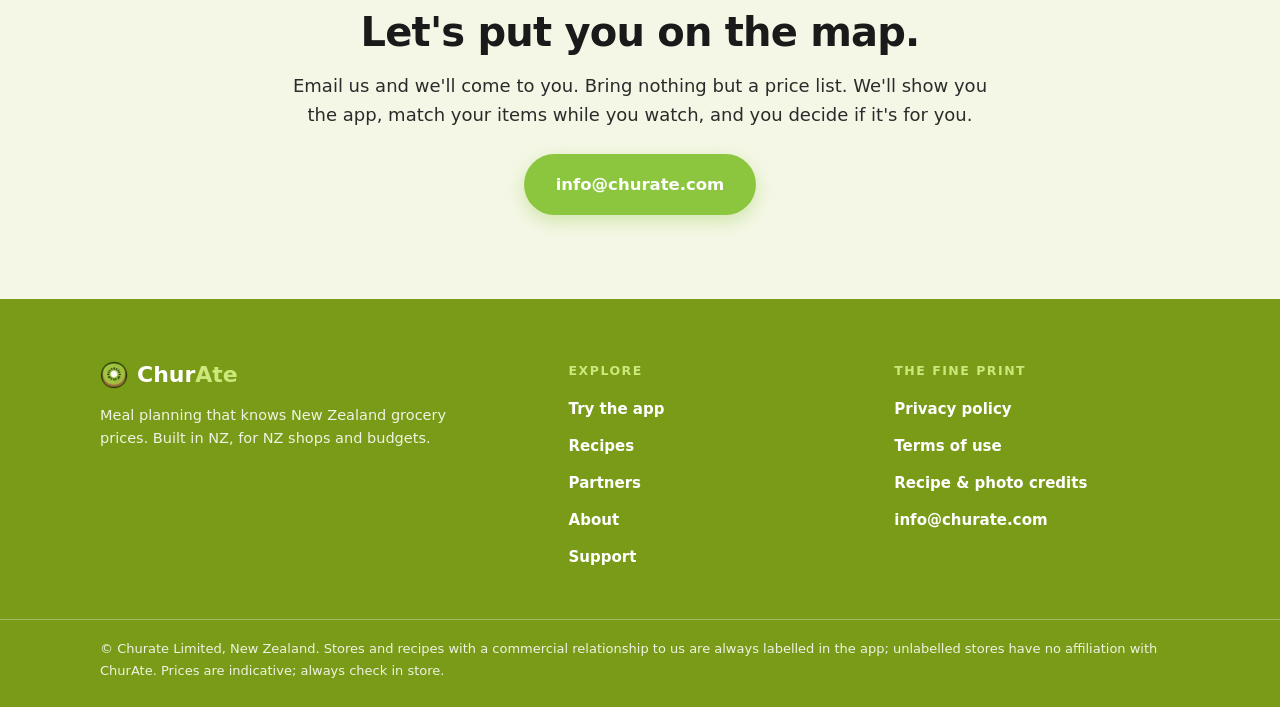
<file: partners.html>
<!doctype html>
<html lang="en-NZ">
<head>
<meta charset="utf-8">
<meta name="viewport" content="width=device-width, initial-scale=1">
<title>Partners · ChurAte</title>
<meta name="description" content="Put your shop on ChurAte. Local grocers, butchers and specialty stores get a pin on the map, their own store page, and a seat in the price comparison, free during beta.">
<meta property="og:title" content="Partner with ChurAte">
<meta property="og:description" content="Your shop, next to the supermarkets. Free during beta. No commission, no clipped sales.">
<meta property="og:image" content="https://churate.com/logo.png">
<meta property="og:url" content="https://churate.com/partners.html">
<link rel="icon" type="image/png" href="logo.png">
<link rel="stylesheet" href="style.css">
</head>
<body>

<header class="masthead">
  <div class="bar">
    <a class="brand" href="/"><img src="logo.png" alt=""><span>Chur<span class="ate">Ate</span></span></a>
    <nav>
      <a href="/">Try the app</a>
      <a href="/recipes.html">Recipes</a>
      <a class="on" href="/partners.html">Partners</a>
      <a href="/about.html">About</a>
      <a href="/support.html">Support</a>
    </nav>
  </div>
</header>

<main>

<!-- ================================================================ hero -->
<section class="hero-band">
  <div class="wrap">
    <div class="hero">
      <div>
        <p class="kicker">For local grocers, butchers &amp; specialty stores</p>
        <h1>Your shop, on the map next to the big ones.</h1>
        <p class="lede">
          ChurAte helps Kiwi households plan the week's meals and shop them
          the cheapest way. Partner stores get their own page in the app, and
          when your price genuinely wins on something, the app sends the
          shopper to you.
        </p>
        <div class="cta-row">
          <a class="btn btn-solid" href="mailto:info@churate.com?subject=Partnering%20with%20ChurAte">Get your shop on the map</a>
        </div>
        <p class="cta-note">Free during beta · no commission · leave anytime with one email</p>
      </div>
      <!-- a store page, as the app draws it; no prices, just presence -->
      <div class="hero-visual">
        <div class="store-card" role="img" aria-label="A partner store's page in the app: hours, specials and updates">
          <div class="sc-head">
            <h3>Your Store</h3>
            <p>Family grocer · open 7 days</p>
          </div>
          <div class="sc-body">
            <div class="sc-row"><span class="dot"></span>Your pin on the store map</div>
            <div class="sc-row"><span class="dot"></span>This week's specials, badged</div>
            <div class="sc-row"><span class="dot"></span>Hours, photos and your story</div>
            <div class="sc-row"><span class="dot"></span>Updates reach every phone overnight</div>
          </div>
        </div>
        <p class="shot-caption">Your page updates whenever you email us. No portal, no password.</p>
      </div>
    </div>
  </div>
</section>

<!-- ========================================================== the deal -->
<section class="band band-white">
  <div class="wrap">
    <p class="kicker">The deal</p>
    <h2>Shoppers buy from you, in your shop. We just make sure they know about you.</h2>
    <div class="card-grid">
      <div class="card">
        <h3>A pin on the map</h3>
        <p>Shoppers picking their stores see your shop right alongside the
        supermarkets, with your own store page in the app.</p>
      </div>
      <div class="card">
        <h3>A seat in the comparison</h3>
        <p>Items we can match compete for a place on the shopping list. You
        appear when you genuinely win. No pay-to-rank, ever.</p>
      </div>
      <div class="card">
        <h3>Specials that travel</h3>
        <p>Your board's deals reach people while they're planning dinner at
        home, not after they've already parked at a supermarket.</p>
      </div>
      <div class="card">
        <h3>Sponsored recipes</h3>
        <p>Put your product inside a recipe in the app's book. One tap adds
        the whole meal, your ingredient included, to a shopper's week.</p>
      </div>
    </div>
  </div>
</section>

<!-- ====================================================== getting set up -->
<section class="band">
  <div class="wrap">
    <div class="split">
      <div>
        <p class="kicker">Getting set up</p>
        <h2>If you can email a price list, you're most of the way there.</h2>
        <div class="card-grid" style="grid-template-columns: 1fr; margin-top: 26px">
          <div class="card">
            <div class="num">1</div>
            <h3>Send us your prices</h3>
            <p>A spreadsheet, your POS export, or even a photo of the specials
            board. Name, size, price is all we need.</p>
          </div>
          <div class="card">
            <div class="num">2</div>
            <h3>We match your items</h3>
            <p>We line them up against everyday grocery products by hand and
            machine, and you can check our work before anything goes live.</p>
          </div>
          <div class="card">
            <div class="num">3</div>
            <h3>You're live</h3>
            <p>Email new prices whenever they change. Updates reach every
            phone overnight. No portal, no password, no ad creative to design.</p>
          </div>
        </div>
      </div>
      <div>
        <p class="kicker">The terms, in plain English</p>
        <div class="pledge-grid" style="grid-template-columns: 1fr">
          <p><strong>Free during beta</strong>We're building our store network; early partners pay nothing.</p>
          <p><strong>No commission</strong>Sales happen in your shop, on your till. We never clip the ticket.</p>
          <p><strong>Leave anytime</strong>One email and your store comes off the app. No notice period.</p>
          <p><strong>Your prices, shown honestly</strong>We display what you send us, best-effort, and never guess a price.</p>
          <p><strong>No ad creative needed</strong>The app draws your page in its own clean style. You never design a thing.</p>
        </div>
      </div>
    </div>
  </div>
</section>

<!-- ==================================================== founding partners -->
<section class="band band-white">
  <div class="wrap">
    <p class="kicker">Founding partners</p>
    <h2>The first shops on the map get to help shape it.</h2>
    <p class="band-lede">
      We're signing our founding partners now: a small group of local grocers,
      butchers, bakeries and specialty stores who'll be on the app from day
      one, with a direct line to the people building it.
    </p>
    <div class="menu-grid">
      <div class="r-card slot">
        <h3>Your shop here</h3>
        <p>A grocer with sharp produce, a butcher whose mince earns its
        reputation, a bakery with a Saturday queue. This spot is reserved
        for a founding partner.</p>
        <p><a href="mailto:info@churate.com?subject=Founding%20partner">Claim it →</a></p>
      </div>
      <div class="r-card slot">
        <h3>Your shop here</h3>
        <p>Founding partners get the full package free for the whole beta,
        and a real say in what we build next for local stores.</p>
        <p><a href="mailto:info@churate.com?subject=Founding%20partner">Claim it →</a></p>
      </div>
      <div class="r-card slot">
        <h3>Your shop here</h3>
        <p>When we launch publicly, founding partners are the stores our
        first users see. Early is the best seat in the house.</p>
        <p><a href="mailto:info@churate.com?subject=Founding%20partner">Claim it →</a></p>
      </div>
    </div>
  </div>
</section>

<!-- ================================================================= cta -->
<section class="band band-wash">
  <div class="wrap center">
    <p class="kicker">Keen?</p>
    <h2>Let's put you on the map.</h2>
    <p class="band-lede">
      Email us and we'll come to you. Bring nothing but a price list. We'll
      show you the app, match your items while you watch, and you decide if
      it's for you.
    </p>
    <div class="cta-row" style="margin-top: 24px; justify-content: center">
      <a class="btn btn-solid" href="mailto:info@churate.com?subject=Partnering%20with%20ChurAte">info@churate.com</a>
    </div>
  </div>
</section>

</main>

<footer class="bigfoot">
  <div class="cols">
    <div>
      <div class="fbrand"><img src="logo.png" alt=""><span>Chur<span class="ate">Ate</span></span></div>
      <p class="ftag">Meal planning that knows New Zealand grocery prices.
      Built in NZ, for NZ shops and budgets.</p>
    </div>
    <div>
      <h4>Explore</h4>
      <ul>
        <li><a href="/">Try the app</a></li>
        <li><a href="/recipes.html">Recipes</a></li>
        <li><a href="/partners.html">Partners</a></li>
        <li><a href="/about.html">About</a></li>
        <li><a href="/support.html">Support</a></li>
      </ul>
    </div>
    <div>
      <h4>The fine print</h4>
      <ul>
        <li><a href="/privacy.html">Privacy policy</a></li>
        <li><a href="/terms.html">Terms of use</a></li>
        <li><a href="/credits.html">Recipe &amp; photo credits</a></li>
        <li><a href="mailto:info@churate.com">info@churate.com</a></li>
      </ul>
    </div>
  </div>
  <div class="legal"><div class="in">
    © Churate Limited, New Zealand. Stores and recipes with a commercial
    relationship to us are always labelled in the app; unlabelled stores have
    no affiliation with ChurAte. Prices are indicative; always check in store.
  </div></div>
</footer>

</body>
</html>
</file>
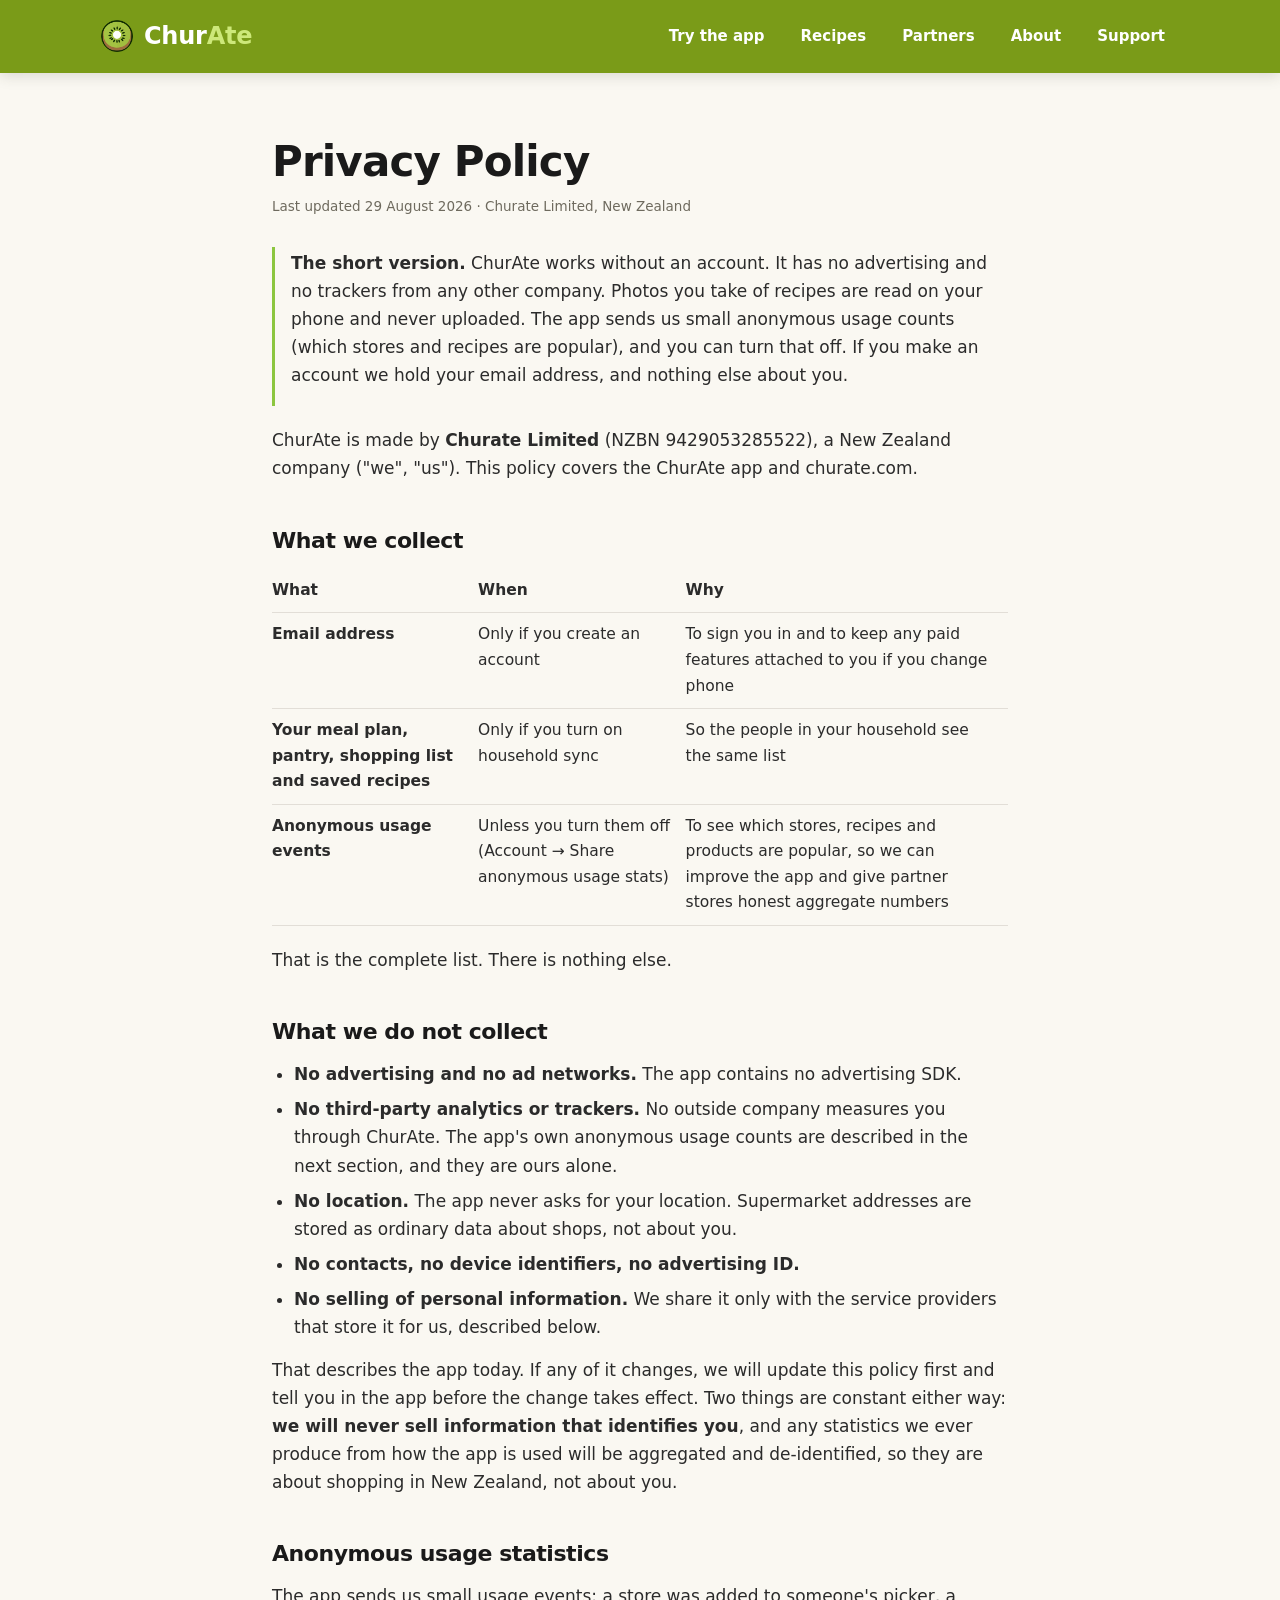
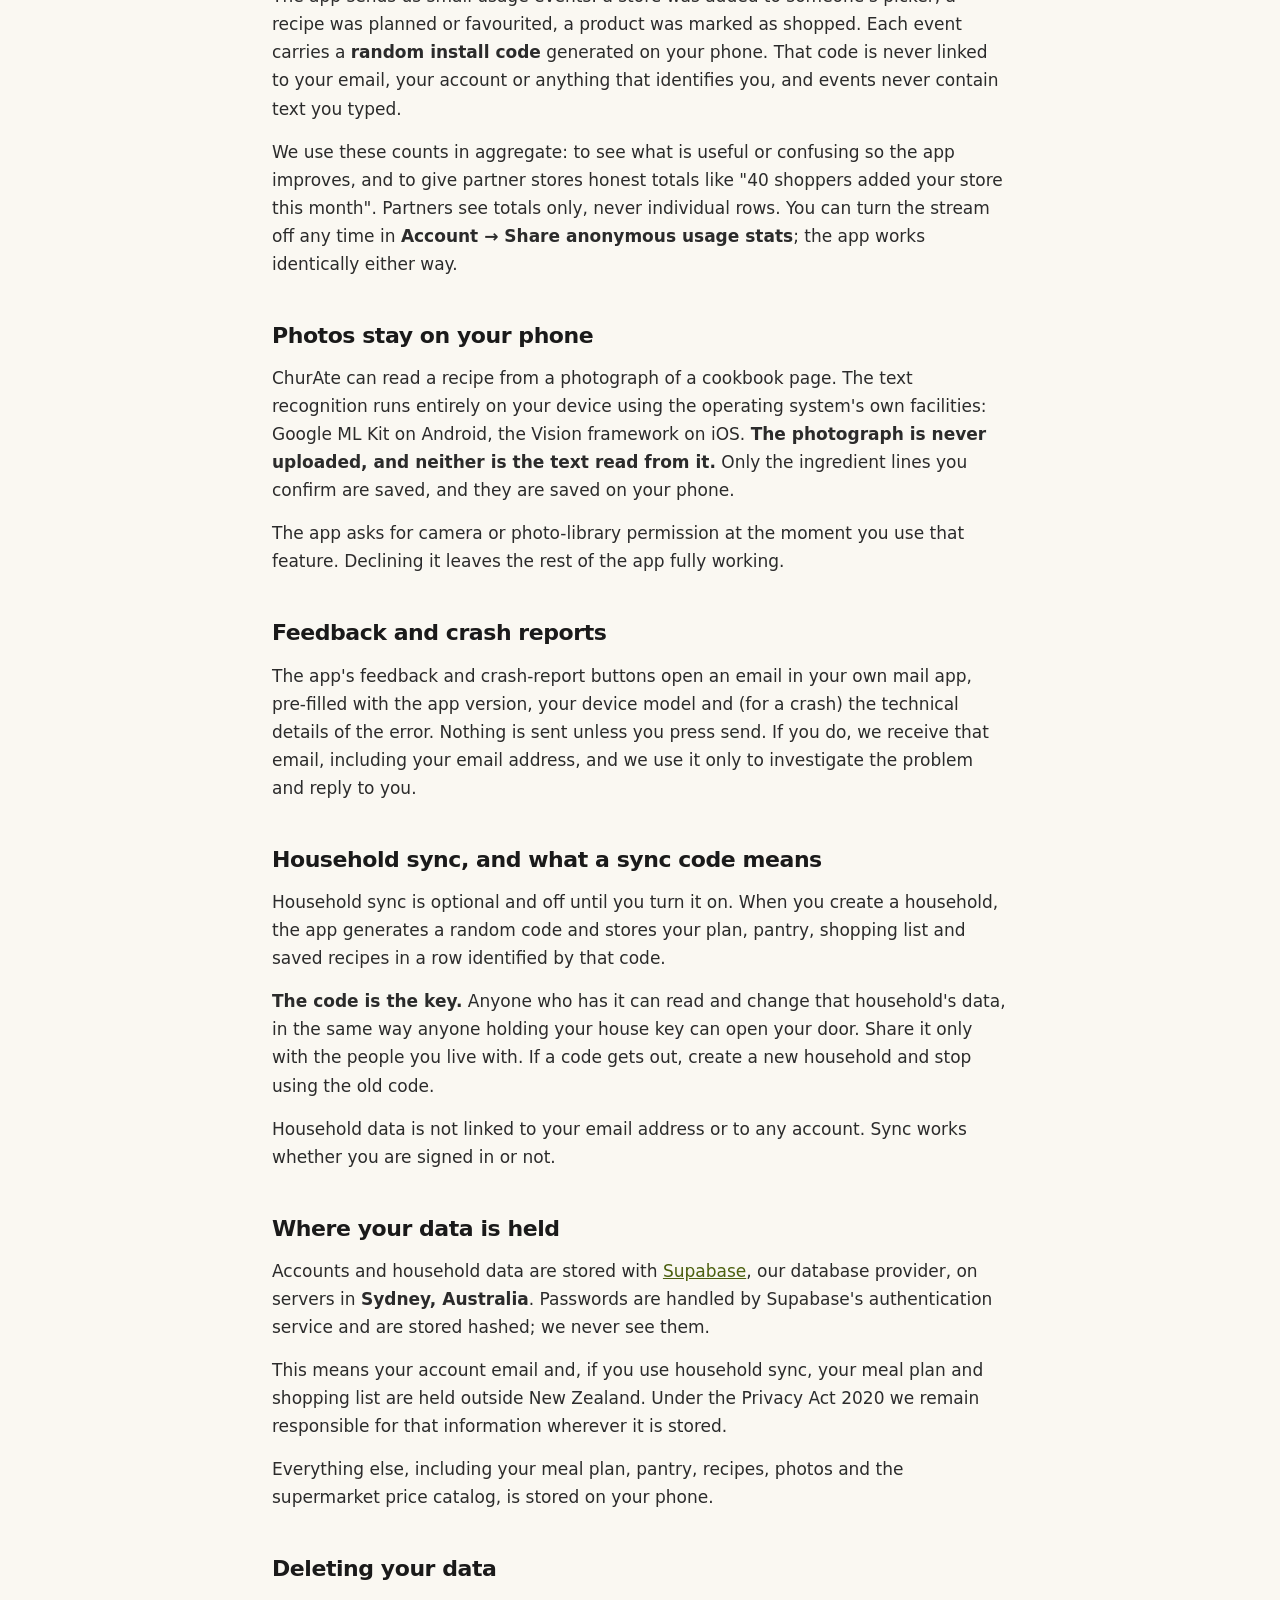
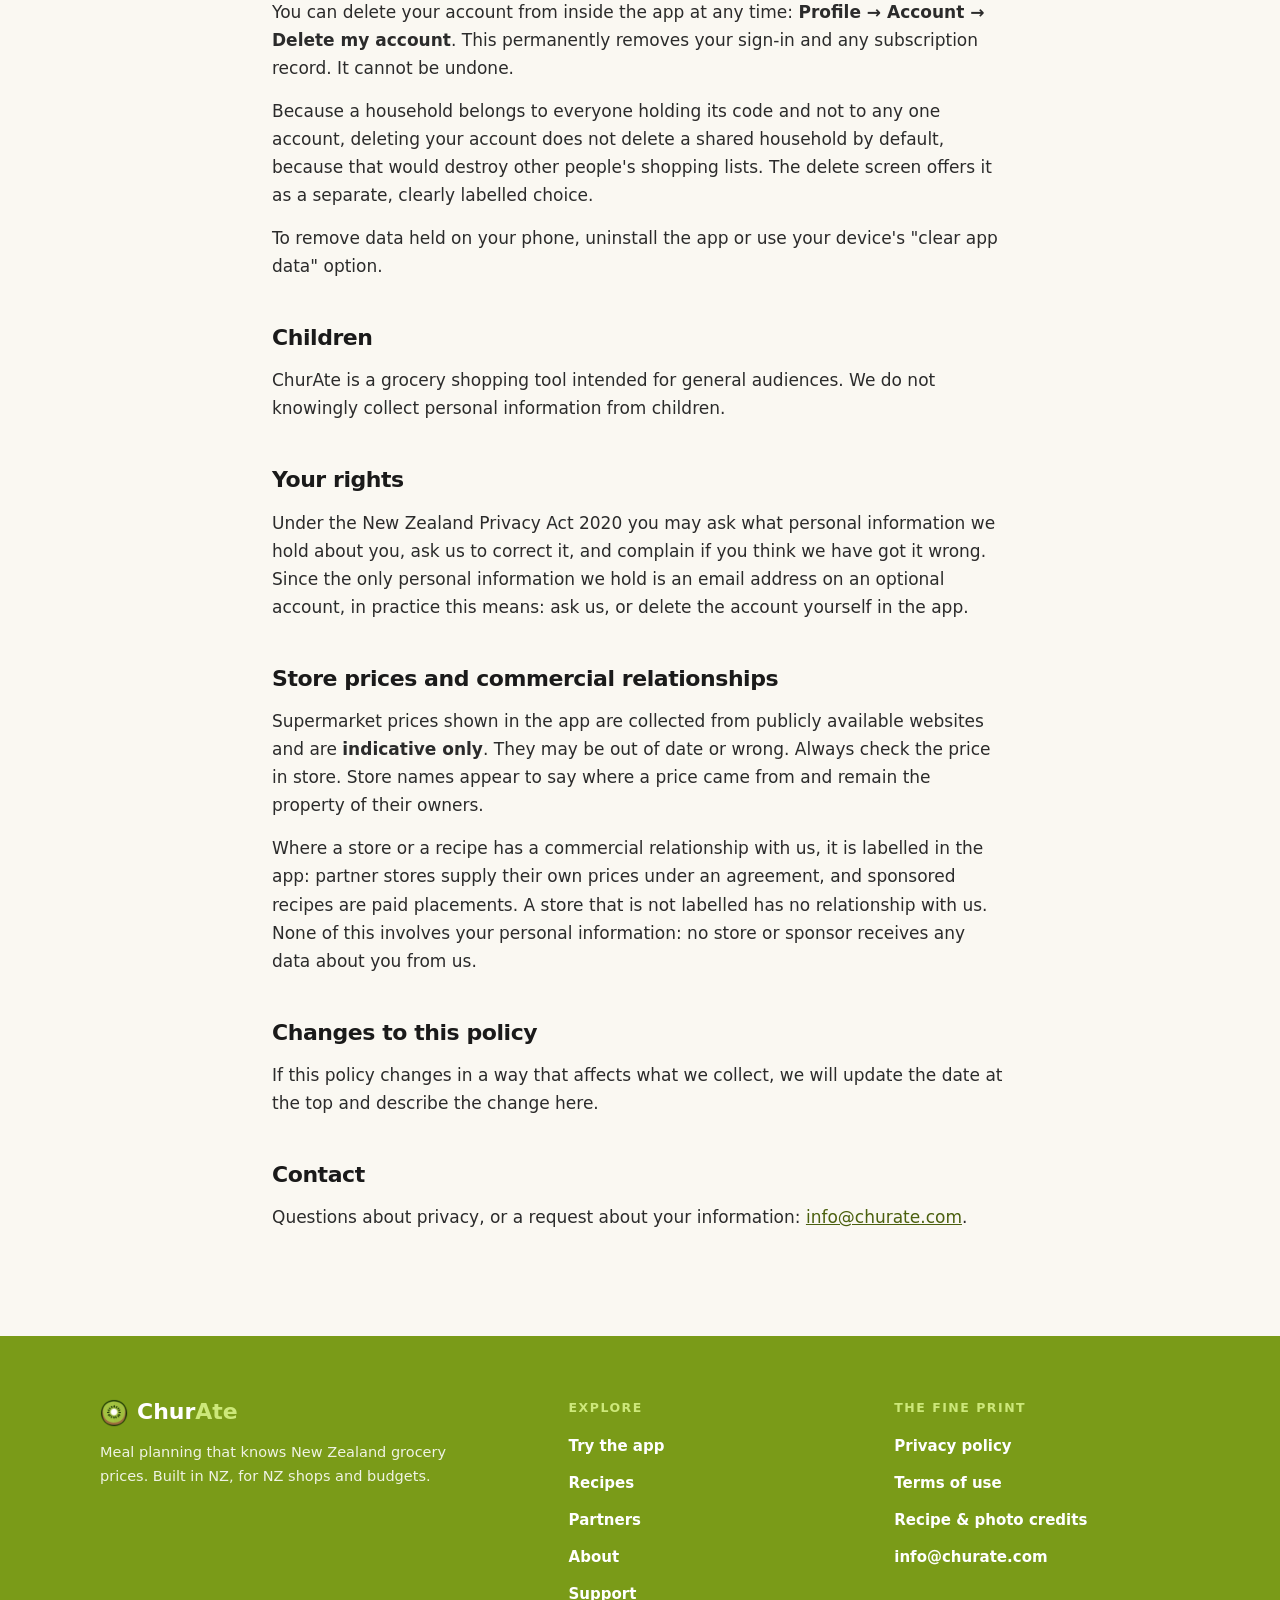
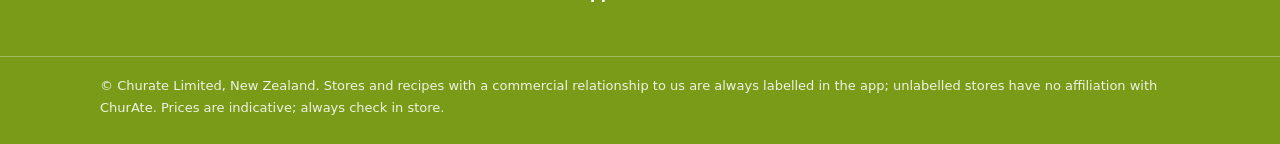
<file: privacy.html>
<!doctype html>
<html lang="en-NZ">
<head>
<meta charset="utf-8">
<meta name="viewport" content="width=device-width, initial-scale=1">
<title>Privacy Policy · ChurAte</title>
<link rel="icon" type="image/png" href="logo.png">
<link rel="stylesheet" href="style.css">
</head>
<body>
<header class="masthead">
  <div class="bar">
    <a class="brand" href="/"><img src="logo.png" alt=""><span>Chur<span class="ate">Ate</span></span></a>
    <nav>
      <a href="/">Try the app</a>
      <a href="/recipes.html">Recipes</a>
      <a href="/partners.html">Partners</a>
      <a href="/about.html">About</a>
      <a href="/support.html">Support</a>
    </nav>
  </div>
</header>
<div class="wrap">

<main class="doc wrap-narrow">

<h1>Privacy Policy</h1>
<p class="updated">Last updated 29 August 2026 · Churate Limited, New Zealand</p>

<div class="callout">
  <p>
    <strong>The short version.</strong> ChurAte works without an account. It has
    no advertising and no trackers from any other company. Photos you take of
    recipes are read on your phone and never uploaded. The app sends us small
    anonymous usage counts (which stores and recipes are popular), and you can
    turn that off. If you make an account we hold your email address, and
    nothing else about you.
  </p>
</div>

<p>
  ChurAte is made by <strong>Churate Limited</strong> (NZBN 9429053285522), a
  New Zealand company ("we", "us"). This policy covers the ChurAte app and
  churate.com.
</p>

<h2>What we collect</h2>

<table>
  <tr><th>What</th><th>When</th><th>Why</th></tr>
  <tr>
    <td><strong>Email address</strong></td>
    <td>Only if you create an account</td>
    <td>To sign you in and to keep any paid features attached to you if you change phone</td>
  </tr>
  <tr>
    <td><strong>Your meal plan, pantry, shopping list and saved recipes</strong></td>
    <td>Only if you turn on household sync</td>
    <td>So the people in your household see the same list</td>
  </tr>
  <tr>
    <td><strong>Anonymous usage events</strong></td>
    <td>Unless you turn them off (Account → Share anonymous usage stats)</td>
    <td>To see which stores, recipes and products are popular, so we can
    improve the app and give partner stores honest aggregate numbers</td>
  </tr>
</table>

<p>That is the complete list. There is nothing else.</p>

<h2>What we do not collect</h2>

<ul>
  <li><strong>No advertising and no ad networks.</strong> The app contains no advertising SDK.</li>
  <li><strong>No third-party analytics or trackers.</strong> No outside company
  measures you through ChurAte. The app's own anonymous usage counts are
  described in the next section, and they are ours alone.</li>
  <li><strong>No location.</strong> The app never asks for your location. Supermarket addresses are stored as ordinary data about shops, not about you.</li>
  <li><strong>No contacts, no device identifiers, no advertising ID.</strong></li>
  <li><strong>No selling of personal information.</strong> We share it only
  with the service providers that store it for us, described below.</li>
</ul>

<p>
  That describes the app today. If any of it changes, we will update this
  policy first and tell you in the app before the change takes effect. Two
  things are constant either way: <strong>we will never sell information that
  identifies you</strong>, and any statistics we ever produce from how the app
  is used will be aggregated and de-identified, so they are about shopping in
  New Zealand, not about you.
</p>

<h2>Anonymous usage statistics</h2>
<p>
  The app sends us small usage events: a store was added to someone's picker,
  a recipe was planned or favourited, a product was marked as shopped. Each
  event carries a <strong>random install code</strong> generated on your
  phone. That code is never linked to your email, your account or anything
  that identifies you, and events never contain text you typed.
</p>
<p>
  We use these counts in aggregate: to see what is useful or confusing so the
  app improves, and to give partner stores honest totals like "40 shoppers
  added your store this month". Partners see totals only, never individual
  rows. You can turn the stream off any time in
  <strong>Account → Share anonymous usage stats</strong>; the app works
  identically either way.
</p>

<h2>Photos stay on your phone</h2>
<p>
  ChurAte can read a recipe from a photograph of a cookbook page. The text
  recognition runs entirely on your device using the operating system's own
  facilities: Google ML Kit on Android, the Vision framework on iOS.
  <strong>The photograph is never uploaded, and neither is the text read from
  it.</strong> Only the ingredient lines you confirm are saved, and they are
  saved on your phone.
</p>
<p>
  The app asks for camera or photo-library permission at the moment you use
  that feature. Declining it leaves the rest of the app fully working.
</p>

<h2>Feedback and crash reports</h2>
<p>
  The app's feedback and crash-report buttons open an email in your own mail
  app, pre-filled with the app version, your device model and (for a crash)
  the technical details of the error. Nothing is sent unless you press send.
  If you do, we receive that email, including your email address, and we use
  it only to investigate the problem and reply to you.
</p>

<h2>Household sync, and what a sync code means</h2>
<p>
  Household sync is optional and off until you turn it on. When you create a
  household, the app generates a random code and stores your plan, pantry,
  shopping list and saved recipes in a row identified by that code.
</p>
<p>
  <strong>The code is the key.</strong> Anyone who has it can read and change
  that household's data, in the same way anyone holding your house key can open
  your door. Share it only with the people you live with. If a code gets out,
  create a new household and stop using the old code.
</p>
<p>
  Household data is not linked to your email address or to any account. Sync
  works whether you are signed in or not.
</p>

<h2>Where your data is held</h2>
<p>
  Accounts and household data are stored with
  <a href="https://supabase.com/privacy" rel="noopener">Supabase</a>, our
  database provider, on servers in <strong>Sydney, Australia</strong>. Passwords are
  handled by Supabase's authentication service and are stored hashed; we never
  see them.
</p>
<p>
  This means your account email and, if you use household sync, your meal plan
  and shopping list are held outside New Zealand. Under the Privacy Act 2020 we
  remain responsible for that information wherever it is stored.
</p>
<p>
  Everything else, including your meal plan, pantry, recipes, photos and the
  supermarket price catalog, is stored on your phone.
</p>

<h2>Deleting your data</h2>
<p>
  You can delete your account from inside the app at any time:
  <strong>Profile → Account → Delete my account</strong>. This permanently
  removes your sign-in and any subscription record. It cannot be undone.
</p>
<p>
  Because a household belongs to everyone holding its code and not to any one
  account, deleting your account does not delete a shared household by default,
  because that would destroy other people's shopping lists. The delete screen offers it
  as a separate, clearly labelled choice.
</p>
<p>
  To remove data held on your phone, uninstall the app or use your device's
  "clear app data" option.
</p>

<h2>Children</h2>
<p>
  ChurAte is a grocery shopping tool intended for general audiences. We do not
  knowingly collect personal information from children.
</p>

<h2>Your rights</h2>
<p>
  Under the New Zealand Privacy Act 2020 you may ask what personal information
  we hold about you, ask us to correct it, and complain if you think we have
  got it wrong. Since the only personal information we hold is an email address
  on an optional account, in practice this means: ask us, or delete the account
  yourself in the app.
</p>

<h2>Store prices and commercial relationships</h2>
<p>
  Supermarket prices shown in the app are collected from publicly available
  websites and are <strong>indicative only</strong>. They may be out of date or
  wrong. Always check the price in store. Store names appear to say where a
  price came from and remain the property of their owners.
</p>
<p>
  Where a store or a recipe has a commercial relationship with us, it is
  labelled in the app: partner stores supply their own prices under an
  agreement, and sponsored recipes are paid placements. A store that is not
  labelled has no relationship with us. None of this involves your personal
  information: no store or sponsor receives any data about you from us.
</p>

<h2>Changes to this policy</h2>
<p>
  If this policy changes in a way that affects what we collect, we will update
  the date at the top and describe the change here.
</p>

<h2>Contact</h2>
<p>
  Questions about privacy, or a request about your information:
  <a href="mailto:info@churate.com">info@churate.com</a>.
</p>

</main>
</div>

<footer class="bigfoot">
  <div class="cols">
    <div>
      <div class="fbrand"><img src="logo.png" alt=""><span>Chur<span class="ate">Ate</span></span></div>
      <p class="ftag">Meal planning that knows New Zealand grocery prices.
      Built in NZ, for NZ shops and budgets.</p>
    </div>
    <div>
      <h4>Explore</h4>
      <ul>
        <li><a href="/">Try the app</a></li>
        <li><a href="/recipes.html">Recipes</a></li>
        <li><a href="/partners.html">Partners</a></li>
        <li><a href="/about.html">About</a></li>
        <li><a href="/support.html">Support</a></li>
      </ul>
    </div>
    <div>
      <h4>The fine print</h4>
      <ul>
        <li><a href="/privacy.html">Privacy policy</a></li>
        <li><a href="/terms.html">Terms of use</a></li>
        <li><a href="/credits.html">Recipe &amp; photo credits</a></li>
        <li><a href="mailto:info@churate.com">info@churate.com</a></li>
      </ul>
    </div>
  </div>
  <div class="legal"><div class="in">
    © Churate Limited, New Zealand. Stores and recipes with a commercial
    relationship to us are always labelled in the app; unlabelled stores have
    no affiliation with ChurAte. Prices are indicative; always check in store.
  </div></div>
</footer>
</body>
</html>
</file>
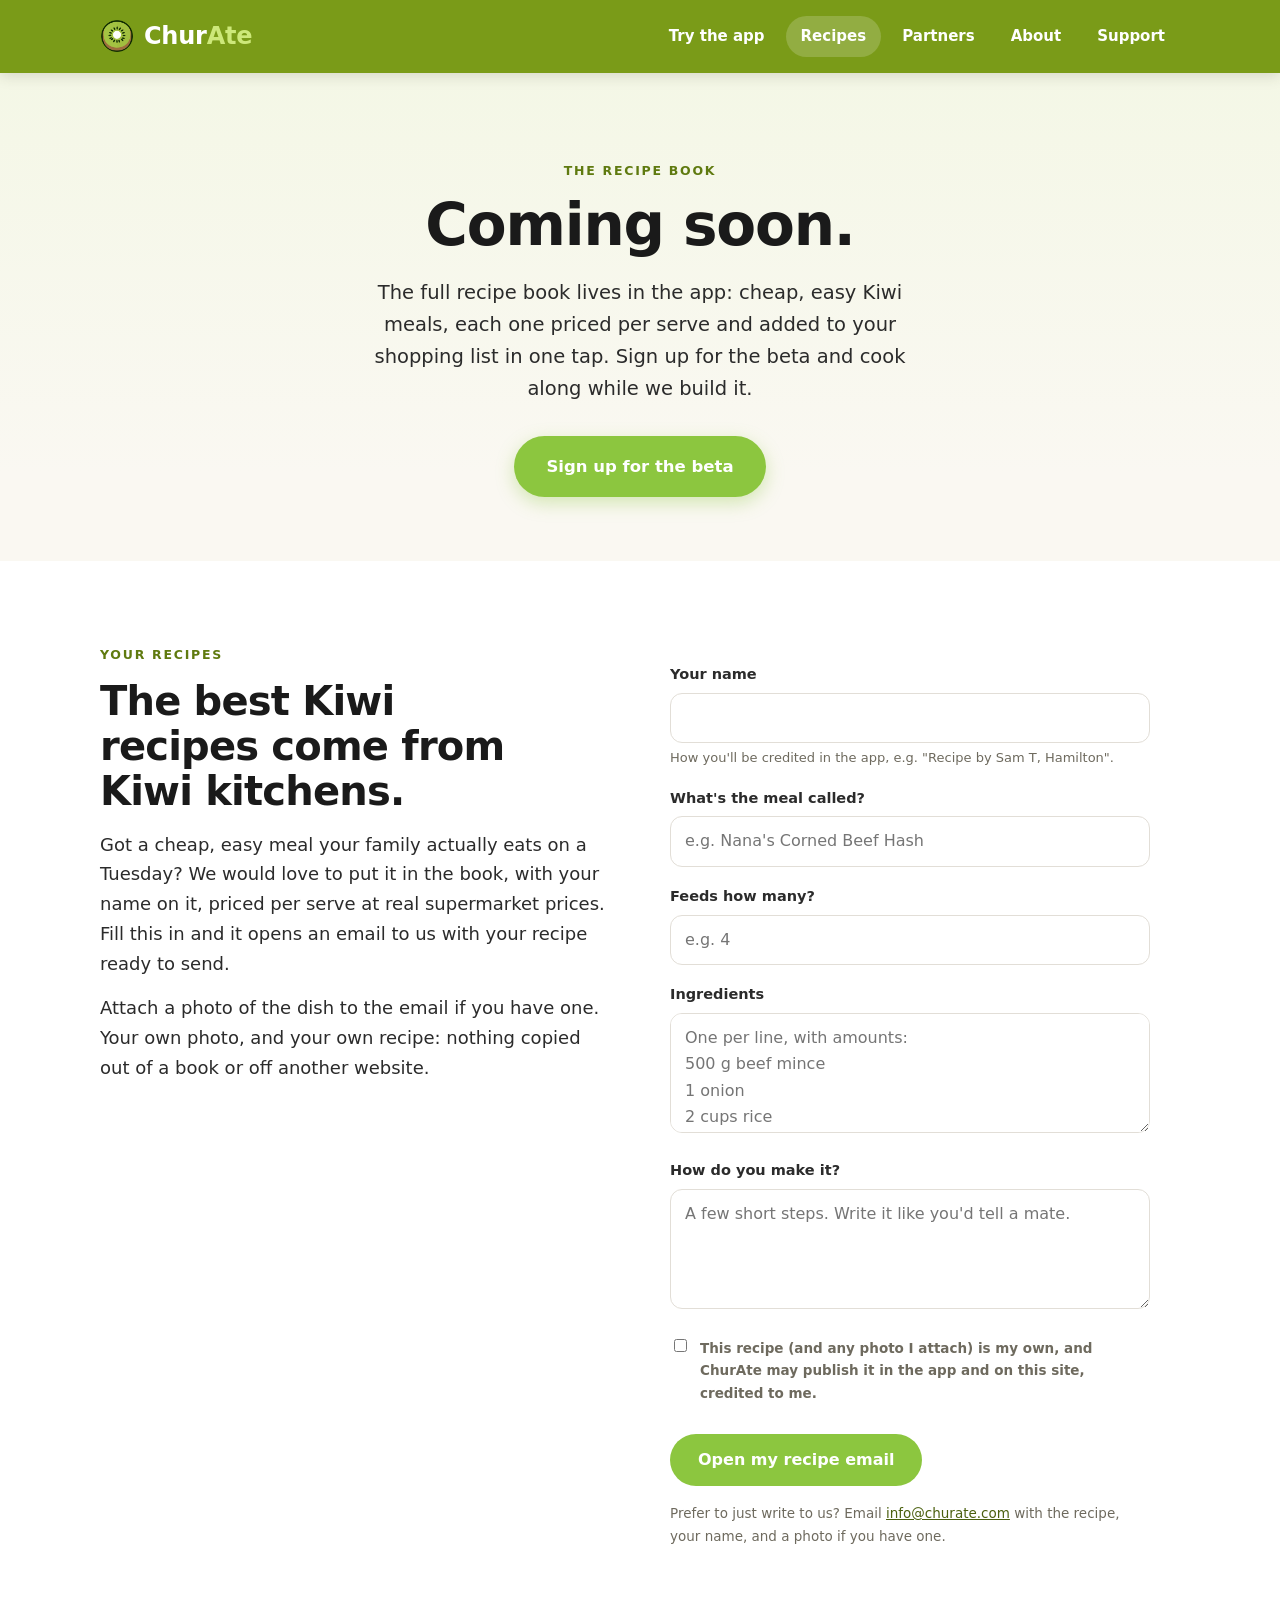
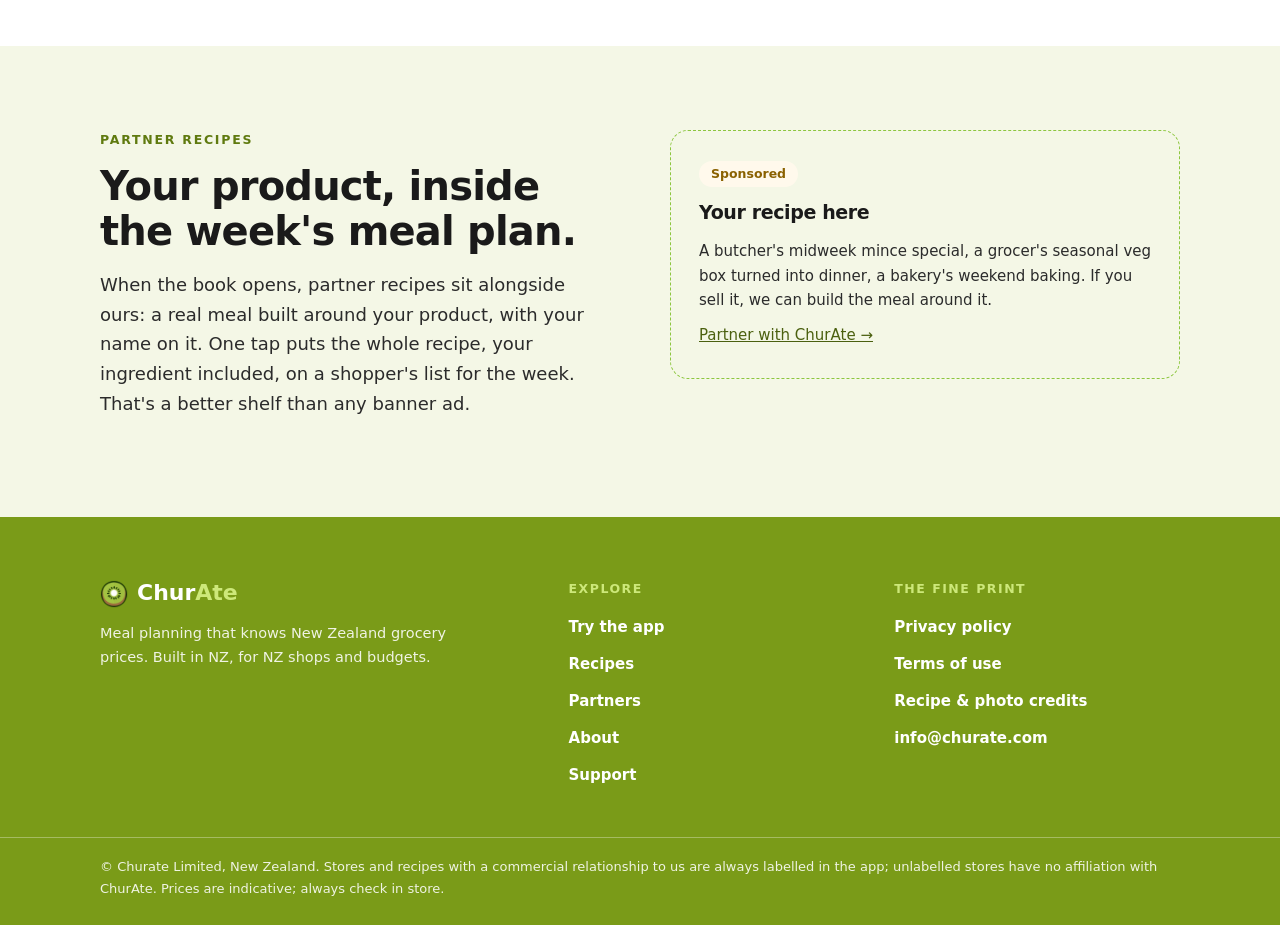
<file: recipes.html>
<!doctype html>
<html lang="en-NZ">
<head>
<meta charset="utf-8">
<meta name="viewport" content="width=device-width, initial-scale=1">
<title>Recipes · ChurAte</title>
<meta name="description" content="The ChurAte recipe book is coming soon. Send us your budget family recipe, or put your product in it as a partner.">
<link rel="icon" type="image/png" href="logo.png">
<link rel="stylesheet" href="style.css">
<style>
  .beta-form { max-width: 30rem; }
  .beta-form label { display: block; font-weight: 700; font-size: 14.5px; margin: 18px 0 6px; }
  .beta-form input, .beta-form textarea {
    width: 100%;
    font: inherit;
    font-size: 16px;
    color: var(--charcoal);
    background: var(--card);
    border: 1.5px solid var(--line);
    border-radius: 12px;
    padding: 11px 14px;
  }
  .beta-form textarea { min-height: 120px; resize: vertical; }
  .beta-form input:focus, .beta-form textarea:focus {
    outline: none;
    border-color: var(--brand);
  }
  .beta-form .hint { font-size: 13px; color: var(--muted); margin: 4px 0 0; }
  .beta-form .agree {
    display: flex;
    gap: 10px;
    align-items: flex-start;
    margin-top: 20px;
    font-size: 13.5px;
    color: var(--muted);
  }
  .beta-form .agree input { width: auto; margin-top: 2px; }
  .beta-form button {
    margin-top: 24px;
    font: inherit;
    font-weight: 800;
    font-size: 16px;
    color: #FFFFFF;
    background: var(--brand);
    border: none;
    border-radius: 999px;
    padding: 13px 28px;
    cursor: pointer;
  }
  .beta-form button:hover { background: var(--flesh-dark); }
  .beta-form button:focus-visible { outline: 2px solid var(--brand-dark); outline-offset: 2px; }
  .alt-note { font-size: 13.5px; color: var(--muted); margin-top: 16px; }
</style>
</head>
<body>

<header class="masthead">
  <div class="bar">
    <a class="brand" href="/"><img src="logo.png" alt=""><span>Chur<span class="ate">Ate</span></span></a>
    <nav>
      <a href="/">Try the app</a>
      <a class="on" href="/recipes.html">Recipes</a>
      <a href="/partners.html">Partners</a>
      <a href="/about.html">About</a>
      <a href="/support.html">Support</a>
    </nav>
  </div>
</header>

<main>

<section class="hero-band">
  <div class="wrap">
    <div class="hero" style="grid-template-columns: 1fr; padding-bottom: 64px">
      <div class="center" style="max-width: 44em; margin: 0 auto">
        <p class="kicker">The recipe book</p>
        <h1>Coming soon.</h1>
        <p class="lede" style="margin-left: auto; margin-right: auto">
          The full recipe book lives in the app: cheap, easy Kiwi meals, each
          one priced per serve and added to your shopping list in one tap.
          Sign up for the beta and cook along while we build it.
        </p>
        <div class="cta-row" style="justify-content: center">
          <a class="btn btn-solid" href="/beta.html">Sign up for the beta</a>
        </div>
      </div>
    </div>
  </div>
</section>

<section class="band band-white">
  <div class="wrap">
    <div class="split">
      <div>
        <p class="kicker">Your recipes</p>
        <h2>The best Kiwi recipes come from Kiwi kitchens.</h2>
        <p class="band-lede">
          Got a cheap, easy meal your family actually eats on a Tuesday?
          We would love to put it in the book, with your name on it, priced
          per serve at real supermarket prices. Fill this in and it opens an
          email to us with your recipe ready to send.
        </p>
        <p class="band-lede">
          Attach a photo of the dish to the email if you have one. Your own
          photo, and your own recipe: nothing copied out of a book or off
          another website.
        </p>
      </div>
      <form class="beta-form" id="recipeForm">
        <label for="rName">Your name</label>
        <input id="rName" name="name" autocomplete="name" required>
        <p class="hint">How you'll be credited in the app, e.g. "Recipe by Sam T, Hamilton".</p>

        <label for="rTitle">What's the meal called?</label>
        <input id="rTitle" name="title" placeholder="e.g. Nana's Corned Beef Hash" required>

        <label for="rServes">Feeds how many?</label>
        <input id="rServes" name="serves" placeholder="e.g. 4" required>

        <label for="rIngredients">Ingredients</label>
        <textarea id="rIngredients" name="ingredients" placeholder="One per line, with amounts:&#10;500 g beef mince&#10;1 onion&#10;2 cups rice" required></textarea>

        <label for="rMethod">How do you make it?</label>
        <textarea id="rMethod" name="method" placeholder="A few short steps. Write it like you'd tell a mate." required></textarea>

        <label class="agree">
          <input type="checkbox" id="rAgree" required>
          <span>This recipe (and any photo I attach) is my own, and ChurAte
          may publish it in the app and on this site, credited to me.</span>
        </label>

        <button type="submit">Open my recipe email</button>
        <p class="alt-note">
          Prefer to just write to us? Email
          <a href="mailto:info@churate.com?subject=My%20recipe%20for%20ChurAte">info@churate.com</a>
          with the recipe, your name, and a photo if you have one.
        </p>
      </form>
    </div>
  </div>
</section>

<section class="band band-wash">
  <div class="wrap">
    <div class="split">
      <div>
        <p class="kicker">Partner recipes</p>
        <h2>Your product, inside the week's meal plan.</h2>
        <p class="band-lede">
          When the book opens, partner recipes sit alongside ours: a real meal
          built around your product, with your name on it. One tap puts the
          whole recipe, your ingredient included, on a shopper's list for the
          week. That's a better shelf than any banner ad.
        </p>
      </div>
      <div class="menu-grid" style="grid-template-columns: 1fr; margin-top: 0">
        <div class="r-card slot">
          <span class="badge warn">Sponsored</span>
          <h3>Your recipe here</h3>
          <p>A butcher's midweek mince special, a grocer's seasonal veg box
          turned into dinner, a bakery's weekend baking. If you sell it, we
          can build the meal around it.</p>
          <p><a href="/partners.html">Partner with ChurAte →</a></p>
        </div>
      </div>
    </div>
  </div>
</section>

</main>

<footer class="bigfoot">
  <div class="cols">
    <div>
      <div class="fbrand"><img src="logo.png" alt=""><span>Chur<span class="ate">Ate</span></span></div>
      <p class="ftag">Meal planning that knows New Zealand grocery prices.
      Built in NZ, for NZ shops and budgets.</p>
    </div>
    <div>
      <h4>Explore</h4>
      <ul>
        <li><a href="/">Try the app</a></li>
        <li><a href="/recipes.html">Recipes</a></li>
        <li><a href="/partners.html">Partners</a></li>
        <li><a href="/about.html">About</a></li>
        <li><a href="/support.html">Support</a></li>
      </ul>
    </div>
    <div>
      <h4>The fine print</h4>
      <ul>
        <li><a href="/privacy.html">Privacy policy</a></li>
        <li><a href="/terms.html">Terms of use</a></li>
        <li><a href="/credits.html">Recipe &amp; photo credits</a></li>
        <li><a href="mailto:info@churate.com">info@churate.com</a></li>
      </ul>
    </div>
  </div>
  <div class="legal"><div class="in">
    © Churate Limited, New Zealand. Stores and recipes with a commercial
    relationship to us are always labelled in the app; unlabelled stores have
    no affiliation with ChurAte. Prices are indicative; always check in store.
  </div></div>
</footer>

<script>
  document.getElementById('recipeForm').addEventListener('submit', function (e) {
    e.preventDefault();
    var name = document.getElementById('rName').value.trim();
    var title = document.getElementById('rTitle').value.trim();
    var serves = document.getElementById('rServes').value.trim();
    var ingredients = document.getElementById('rIngredients').value.trim();
    var method = document.getElementById('rMethod').value.trim();
    var body = 'Hi ChurAte,\n\nHere is my recipe for the app.\n\n' +
      'My name (for the credit): ' + name + '\n' +
      'Recipe: ' + title + '\n' +
      'Feeds: ' + serves + '\n\n' +
      'Ingredients:\n' + ingredients + '\n\n' +
      'Method:\n' + method + '\n\n' +
      'This recipe (and any photo I attach) is my own, and ChurAte may ' +
      'publish it in the app and on churate.com, credited to me.\n\n' +
      'PS: attach a photo of the dish to this email if you have one!\n';
    window.location.href = 'mailto:info@churate.com' +
      '?subject=' + encodeURIComponent('My recipe for ChurAte: ' + title) +
      '&body=' + encodeURIComponent(body);
  });
</script>
</body>
</html>
</file>
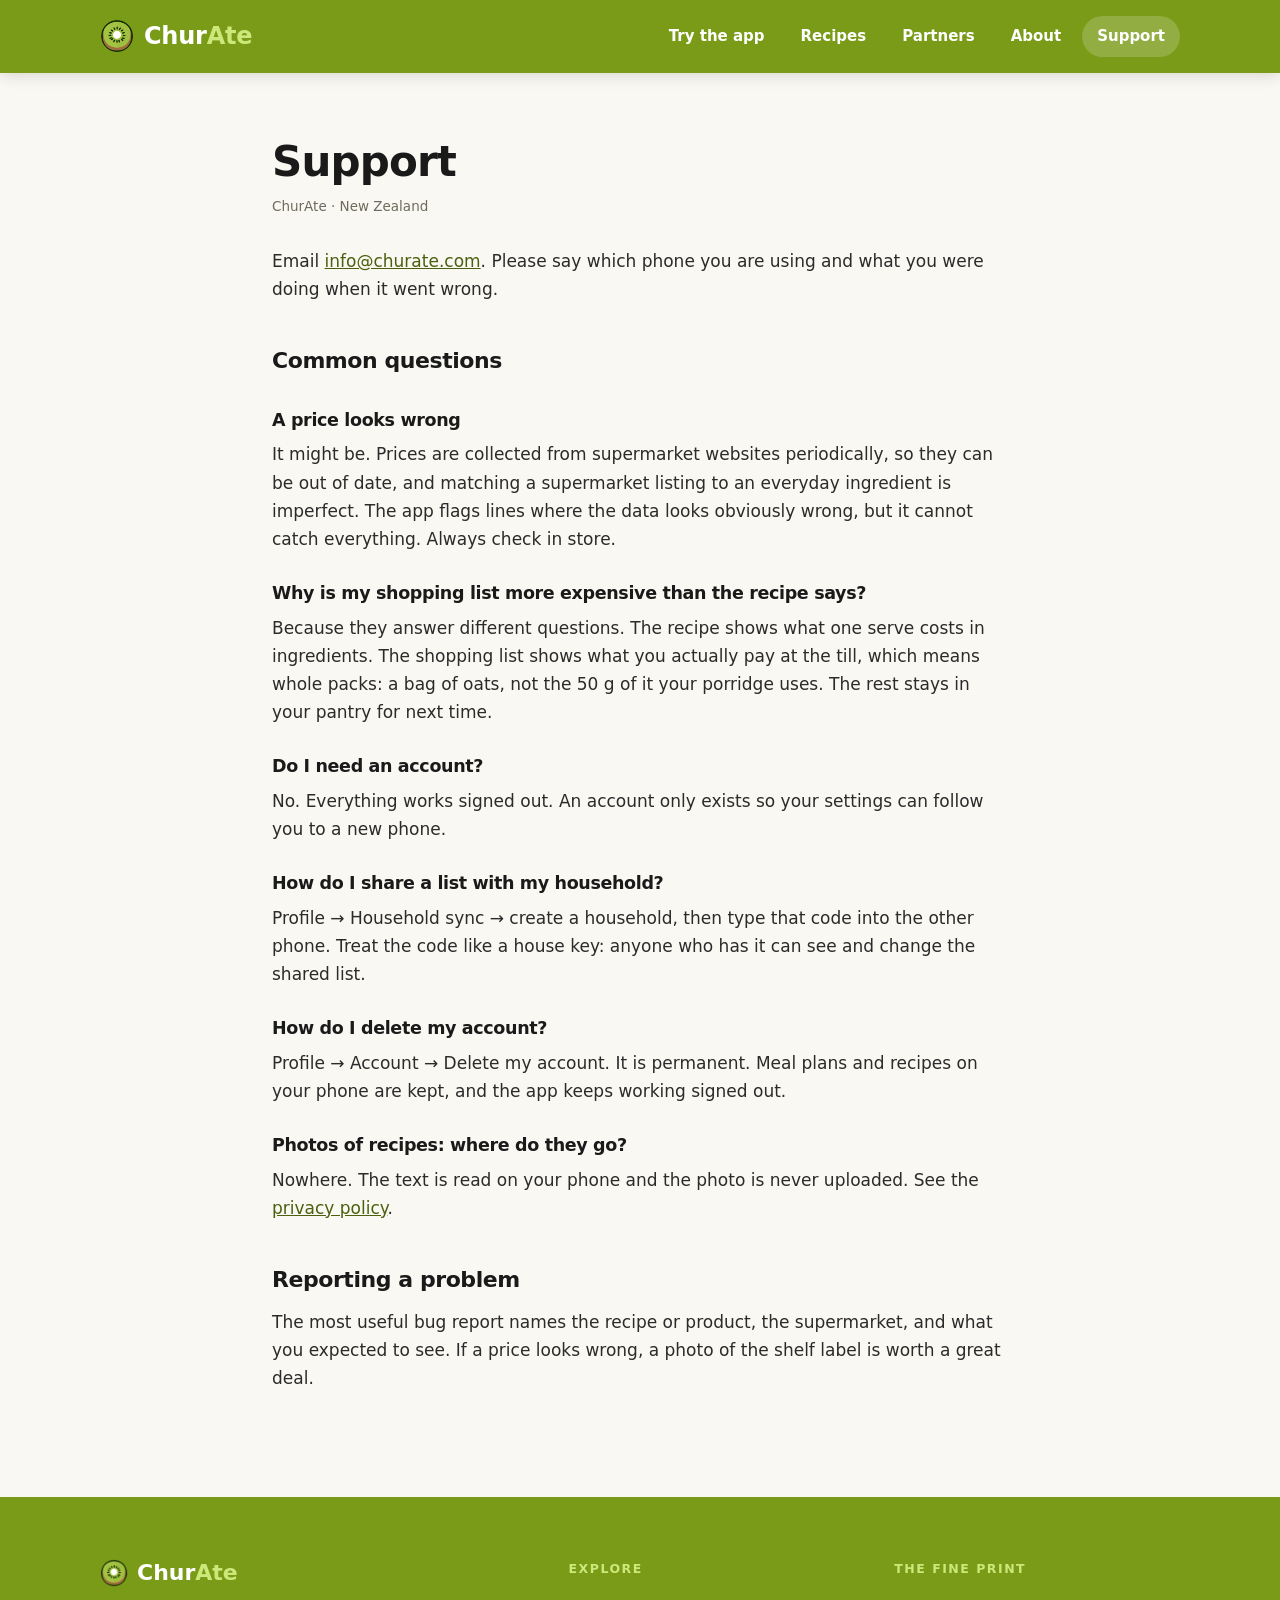
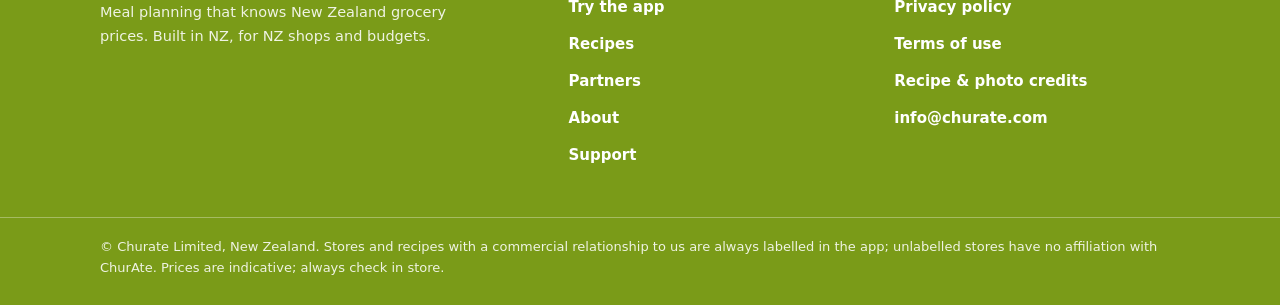
<file: support.html>
<!doctype html>
<html lang="en-NZ">
<head>
<meta charset="utf-8">
<meta name="viewport" content="width=device-width, initial-scale=1">
<title>Support · ChurAte</title>
<link rel="icon" type="image/png" href="logo.png">
<link rel="stylesheet" href="style.css">
</head>
<body>
<header class="masthead">
  <div class="bar">
    <a class="brand" href="/"><img src="logo.png" alt=""><span>Chur<span class="ate">Ate</span></span></a>
    <nav>
      <a href="/">Try the app</a>
      <a href="/recipes.html">Recipes</a>
      <a href="/partners.html">Partners</a>
      <a href="/about.html">About</a>
      <a class="on" href="/support.html">Support</a>
    </nav>
  </div>
</header>
<div class="wrap">

<main class="doc wrap-narrow">

<h1>Support</h1>
<p class="updated">ChurAte · New Zealand</p>

<p>
  Email <a href="mailto:info@churate.com">info@churate.com</a>. Please say
  which phone you are using and what you were doing when it went wrong.
</p>

<h2>Common questions</h2>

<h3>A price looks wrong</h3>
<p>
  It might be. Prices are collected from supermarket websites periodically, so
  they can be out of date, and matching a supermarket listing to an everyday
  ingredient is imperfect. The app flags lines where the data looks obviously
  wrong, but it cannot catch everything. Always check in store.
</p>

<h3>Why is my shopping list more expensive than the recipe says?</h3>
<p>
  Because they answer different questions. The recipe shows what one serve costs
  in ingredients. The shopping list shows what you actually pay at the till,
  which means whole packs: a bag of oats, not the 50 g of it your porridge
  uses. The rest stays in your pantry for next time.
</p>

<h3>Do I need an account?</h3>
<p>
  No. Everything works signed out. An account only exists so your settings can
  follow you to a new phone.
</p>

<h3>How do I share a list with my household?</h3>
<p>
  Profile → Household sync → create a household, then type that code into the
  other phone. Treat the code like a house key: anyone who has it can see and
  change the shared list.
</p>

<h3>How do I delete my account?</h3>
<p>
  Profile → Account → Delete my account. It is permanent. Meal plans and recipes
  on your phone are kept, and the app keeps working signed out.
</p>

<h3>Photos of recipes: where do they go?</h3>
<p>
  Nowhere. The text is read on your phone and the photo is never uploaded. See
  the <a href="/privacy.html">privacy policy</a>.
</p>

<h2>Reporting a problem</h2>
<p>
  The most useful bug report names the recipe or product, the supermarket, and
  what you expected to see. If a price looks wrong, a photo of the shelf label
  is worth a great deal.
</p>

</main>
</div>

<footer class="bigfoot">
  <div class="cols">
    <div>
      <div class="fbrand"><img src="logo.png" alt=""><span>Chur<span class="ate">Ate</span></span></div>
      <p class="ftag">Meal planning that knows New Zealand grocery prices.
      Built in NZ, for NZ shops and budgets.</p>
    </div>
    <div>
      <h4>Explore</h4>
      <ul>
        <li><a href="/">Try the app</a></li>
        <li><a href="/recipes.html">Recipes</a></li>
        <li><a href="/partners.html">Partners</a></li>
        <li><a href="/about.html">About</a></li>
        <li><a href="/support.html">Support</a></li>
      </ul>
    </div>
    <div>
      <h4>The fine print</h4>
      <ul>
        <li><a href="/privacy.html">Privacy policy</a></li>
        <li><a href="/terms.html">Terms of use</a></li>
        <li><a href="/credits.html">Recipe &amp; photo credits</a></li>
        <li><a href="mailto:info@churate.com">info@churate.com</a></li>
      </ul>
    </div>
  </div>
  <div class="legal"><div class="in">
    © Churate Limited, New Zealand. Stores and recipes with a commercial
    relationship to us are always labelled in the app; unlabelled stores have
    no affiliation with ChurAte. Prices are indicative; always check in store.
  </div></div>
</footer>
</body>
</html>
</file>
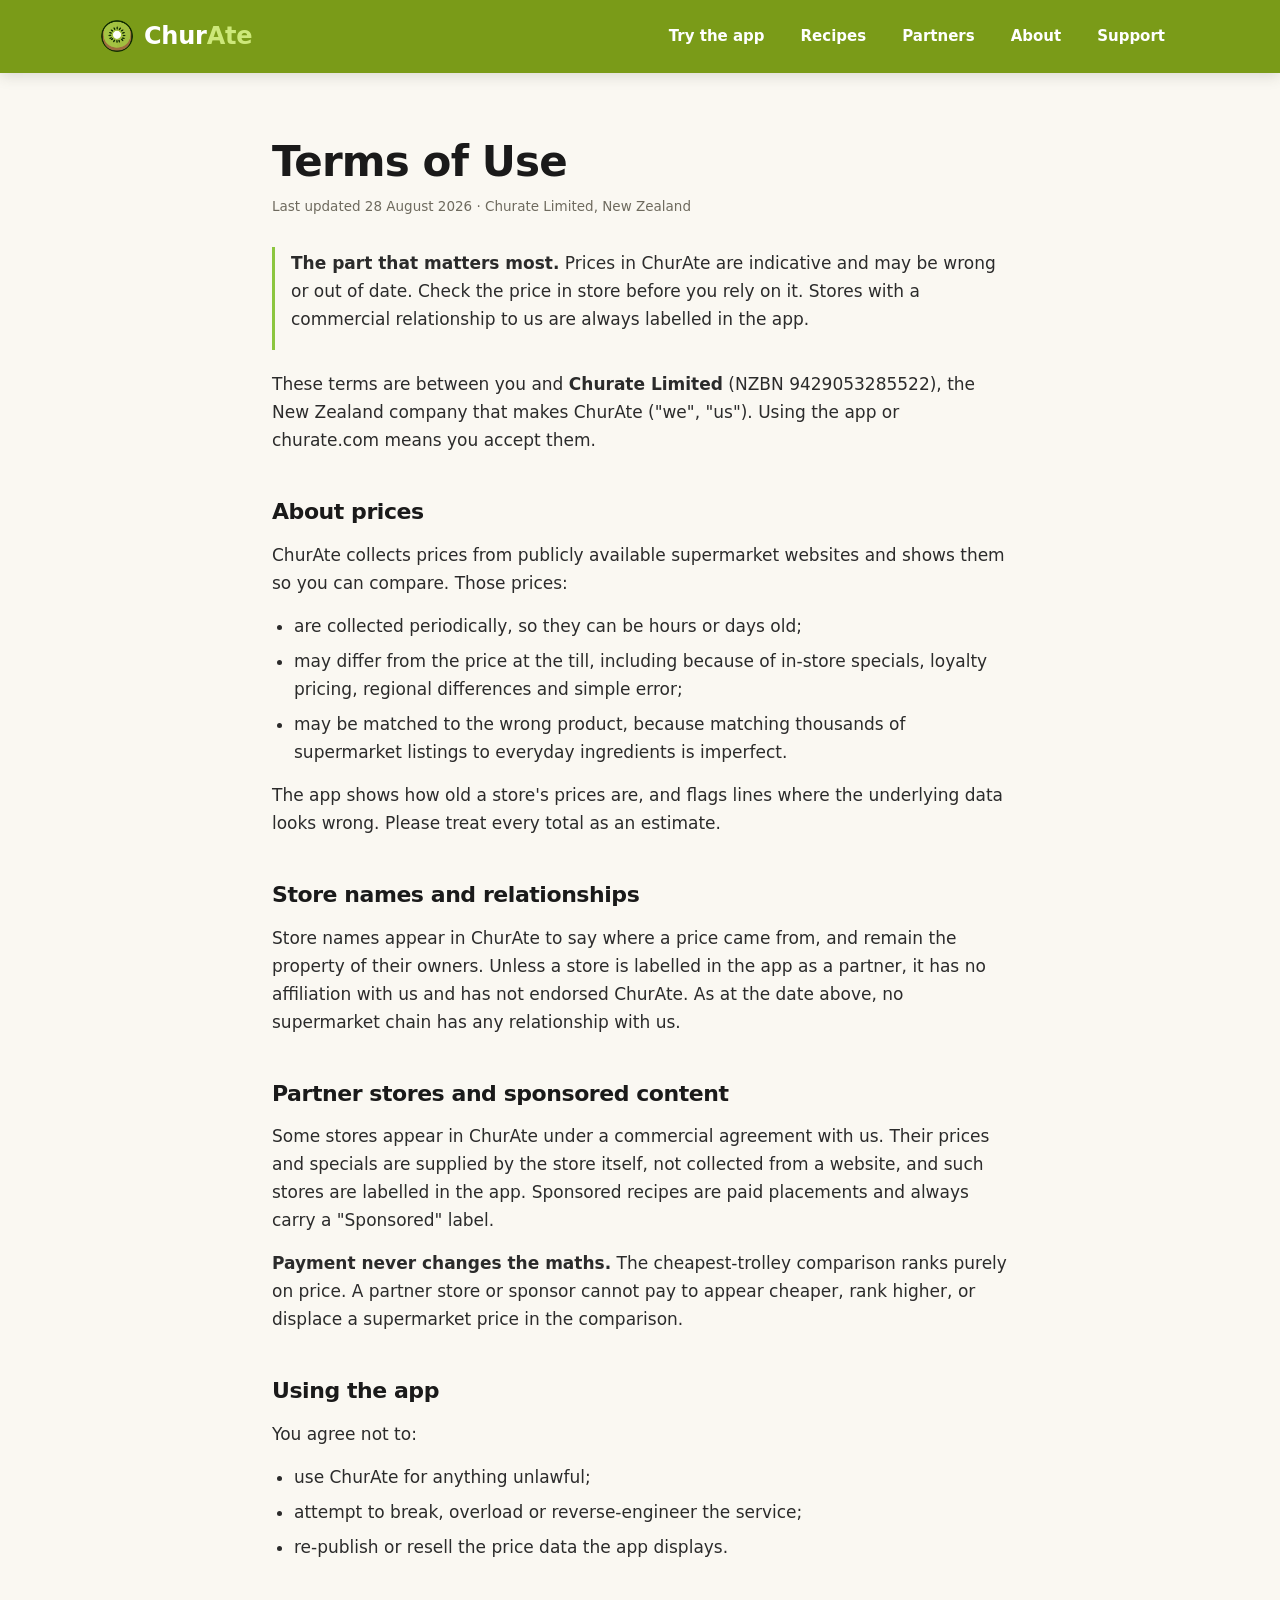
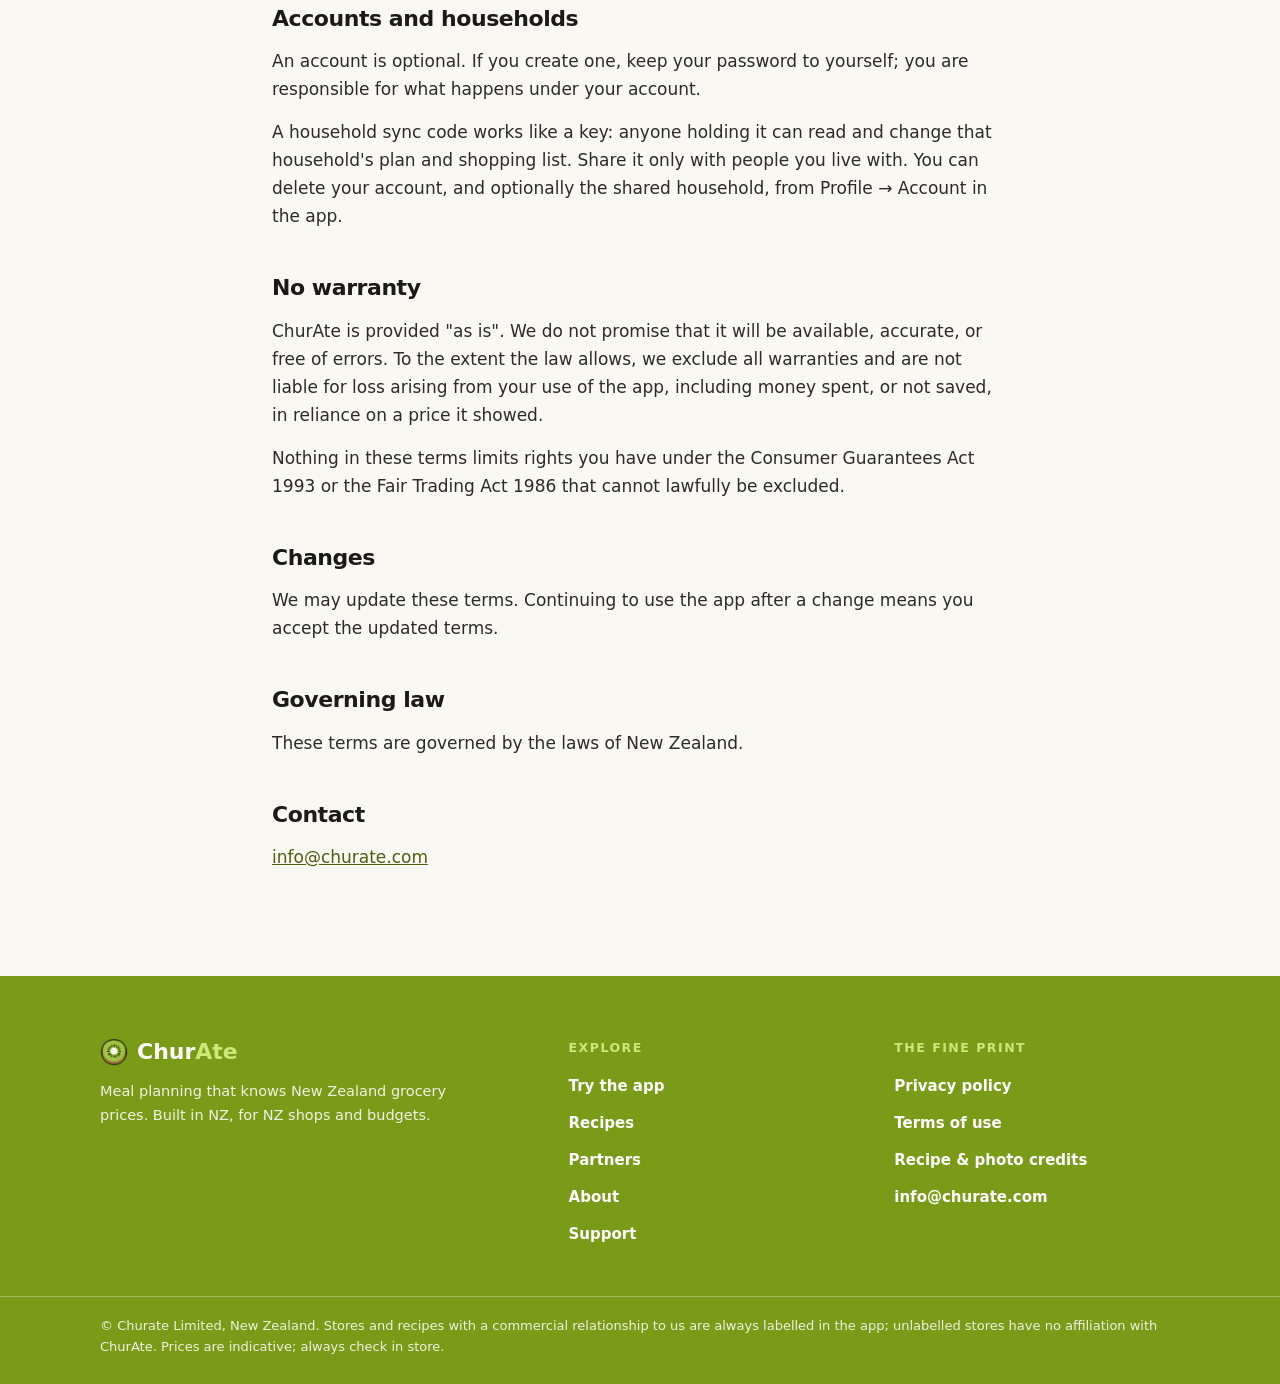
<file: terms.html>
<!doctype html>
<html lang="en-NZ">
<head>
<meta charset="utf-8">
<meta name="viewport" content="width=device-width, initial-scale=1">
<title>Terms of Use · ChurAte</title>
<link rel="icon" type="image/png" href="logo.png">
<link rel="stylesheet" href="style.css">
</head>
<body>
<header class="masthead">
  <div class="bar">
    <a class="brand" href="/"><img src="logo.png" alt=""><span>Chur<span class="ate">Ate</span></span></a>
    <nav>
      <a href="/">Try the app</a>
      <a href="/recipes.html">Recipes</a>
      <a href="/partners.html">Partners</a>
      <a href="/about.html">About</a>
      <a href="/support.html">Support</a>
    </nav>
  </div>
</header>
<div class="wrap">

<main class="doc wrap-narrow">

<h1>Terms of Use</h1>
<p class="updated">Last updated 28 August 2026 · Churate Limited, New Zealand</p>

<div class="callout">
  <p>
    <strong>The part that matters most.</strong> Prices in ChurAte are
    indicative and may be wrong or out of date. Check the price in store before
    you rely on it. Stores with a commercial relationship to us are always
    labelled in the app.
  </p>
</div>

<p>
  These terms are between you and <strong>Churate Limited</strong>
  (NZBN 9429053285522), the New Zealand company that makes ChurAte
  ("we", "us"). Using the app or churate.com means you accept them.
</p>

<h2>About prices</h2>
<p>
  ChurAte collects prices from publicly available supermarket websites and
  shows them so you can compare. Those prices:
</p>
<ul>
  <li>are collected periodically, so they can be hours or days old;</li>
  <li>may differ from the price at the till, including because of in-store
      specials, loyalty pricing, regional differences and simple error;</li>
  <li>may be matched to the wrong product, because matching thousands of
      supermarket listings to everyday ingredients is imperfect.</li>
</ul>
<p>
  The app shows how old a store's prices are, and flags lines where the
  underlying data looks wrong. Please treat every total as an estimate.
</p>

<h2>Store names and relationships</h2>
<p>
  Store names appear in ChurAte to say where a price came from, and remain the
  property of their owners. Unless a store is labelled in the app as a partner,
  it has no affiliation with us and has not endorsed ChurAte. As at the date
  above, no supermarket chain has any relationship with us.
</p>

<h2>Partner stores and sponsored content</h2>
<p>
  Some stores appear in ChurAte under a commercial agreement with us. Their
  prices and specials are supplied by the store itself, not collected from a
  website, and such stores are labelled in the app. Sponsored recipes are paid
  placements and always carry a "Sponsored" label.
</p>
<p>
  <strong>Payment never changes the maths.</strong> The cheapest-trolley
  comparison ranks purely on price. A partner store or sponsor cannot pay to
  appear cheaper, rank higher, or displace a supermarket price in the
  comparison.
</p>

<h2>Using the app</h2>
<p>You agree not to:</p>
<ul>
  <li>use ChurAte for anything unlawful;</li>
  <li>attempt to break, overload or reverse-engineer the service;</li>
  <li>re-publish or resell the price data the app displays.</li>
</ul>

<h2>Accounts and households</h2>
<p>
  An account is optional. If you create one, keep your password to yourself;
  you are responsible for what happens under your account.
</p>
<p>
  A household sync code works like a key: anyone holding it can read and change
  that household's plan and shopping list. Share it only with people you live
  with. You can delete your account, and optionally the shared household, from
  Profile → Account in the app.
</p>

<h2>No warranty</h2>
<p>
  ChurAte is provided "as is". We do not promise that it will be available,
  accurate, or free of errors. To the extent the law allows, we exclude all
  warranties and are not liable for loss arising from your use of the app,
  including money spent, or not saved, in reliance on a price it showed.
</p>
<p>
  Nothing in these terms limits rights you have under the Consumer Guarantees
  Act 1993 or the Fair Trading Act 1986 that cannot lawfully be excluded.
</p>

<h2>Changes</h2>
<p>
  We may update these terms. Continuing to use the app after a change means you
  accept the updated terms.
</p>

<h2>Governing law</h2>
<p>
  These terms are governed by the laws of New Zealand.
</p>

<h2>Contact</h2>
<p>
  <a href="mailto:info@churate.com">info@churate.com</a>
</p>

</main>
</div>

<footer class="bigfoot">
  <div class="cols">
    <div>
      <div class="fbrand"><img src="logo.png" alt=""><span>Chur<span class="ate">Ate</span></span></div>
      <p class="ftag">Meal planning that knows New Zealand grocery prices.
      Built in NZ, for NZ shops and budgets.</p>
    </div>
    <div>
      <h4>Explore</h4>
      <ul>
        <li><a href="/">Try the app</a></li>
        <li><a href="/recipes.html">Recipes</a></li>
        <li><a href="/partners.html">Partners</a></li>
        <li><a href="/about.html">About</a></li>
        <li><a href="/support.html">Support</a></li>
      </ul>
    </div>
    <div>
      <h4>The fine print</h4>
      <ul>
        <li><a href="/privacy.html">Privacy policy</a></li>
        <li><a href="/terms.html">Terms of use</a></li>
        <li><a href="/credits.html">Recipe &amp; photo credits</a></li>
        <li><a href="mailto:info@churate.com">info@churate.com</a></li>
      </ul>
    </div>
  </div>
  <div class="legal"><div class="in">
    © Churate Limited, New Zealand. Stores and recipes with a commercial
    relationship to us are always labelled in the app; unlabelled stores have
    no affiliation with ChurAte. Prices are indicative; always check in store.
  </div></div>
</footer>
</body>
</html>
</file>
<file: style.css>
/* ChurAte — churate.com
   The app's exact tokens (theme.ts), worn like a website: full-bleed section
   bands, a desktop type scale, hover states, and a proper footer. Light-only
   because the app is light-only. */

:root {
  --flesh: #7A9B18;        /* primary green — the app's header */
  --flesh-dark: #5F7A0F;
  --flesh-light: #EAF0D4;
  --lime: #CDE87A;         /* wordmark "Ate" */
  --charcoal: #2B2B2B;
  --pip: #1A1A1A;
  --cream: #FAF8F2;
  --card: #FFFFFF;
  --line: #E2DED7;
  --muted: #6E6A5E;
  --green-wash: #F4F7E6;
  --warn: #8A6100;
  --brand: #8CC63F;        /* CTA green — solid buttons, like the app */
  --brand-dark: #4B600F;
  --sans: "Segoe UI", Roboto, system-ui, -apple-system, Helvetica, Arial, sans-serif;
}

* { box-sizing: border-box; }

html { background: var(--cream); scroll-behavior: smooth; }
body {
  background: var(--cream);
  color: var(--charcoal);
  font-family: var(--sans);
  font-size: 17px;
  line-height: 1.65;
  margin: 0;
  -webkit-font-smoothing: antialiased;
}

.wrap { max-width: 71rem; margin: 0 auto; padding: 0 28px; }
.wrap-narrow { max-width: 46rem; margin: 0 auto; padding: 0 28px; }

/* ------------------------------------------------ masthead (the app's) --- */
.masthead {
  background: var(--flesh);
  box-shadow: 0 2px 14px rgba(58, 58, 40, 0.18);
  position: relative;
  z-index: 5;
}
.masthead .bar {
  max-width: 71rem;
  margin: 0 auto;
  padding: 16px 28px;
  display: flex;
  align-items: center;
  gap: 22px;
  flex-wrap: wrap;
}
.masthead a.brand {
  display: flex;
  align-items: center;
  gap: 10px;
  font-size: 24px;
  font-weight: 800;
  letter-spacing: -0.01em;
  color: #FFFFFF;
  text-decoration: none;
}
.masthead a.brand img { display: block; width: 34px; height: 34px; }
.masthead a.brand .ate { color: var(--lime); }
.masthead nav { display: flex; gap: 6px; margin-left: auto; flex-wrap: wrap; }
.masthead nav a {
  font-size: 15px;
  font-weight: 700;
  color: #FFFFFF;
  text-decoration: none;
  padding: 8px 15px;
  border-radius: 999px;
  transition: background 0.15s ease;
}
.masthead nav a:hover, .masthead nav a.on { background: rgba(255, 255, 255, 0.18); }
.masthead nav a:focus-visible { outline: 2px solid var(--lime); outline-offset: 1px; }

/* ------------------------------------------------------------ headings --- */
h1, h2, h3 { color: var(--pip); letter-spacing: -0.02em; }
.kicker {
  font-size: 12.5px;
  font-weight: 800;
  letter-spacing: 0.14em;
  text-transform: uppercase;
  color: var(--flesh-dark);
  margin: 0 0 14px;
}
p, li { color: var(--charcoal); }
p { margin: 0 0 15px; }
a { color: var(--brand-dark); }
a:focus-visible { outline: 2px solid var(--brand); outline-offset: 2px; }
strong { font-weight: 700; }

/* ------------------------------------------------------- section bands --- */
/* full-bleed backgrounds with a centred column inside — website bones */
section.band { padding: 84px 0; }
section.band-white { background: var(--card); }
section.band-wash { background: var(--green-wash); }
section.band-tight { padding: 60px 0; }
.band h2 {
  font-size: clamp(28px, 3.8vw, 40px);
  font-weight: 800;
  line-height: 1.12;
  text-wrap: balance;
  margin: 0 0 16px;
}
.band .band-lede { max-width: 40em; font-size: 18px; }
.center { text-align: center; }
.center .band-lede { margin-left: auto; margin-right: auto; }

/* ---------------------------------------------------------------- hero --- */
.hero-band {
  /* a soft field of the app's wash bleeding down from the masthead */
  background: linear-gradient(180deg, var(--green-wash) 0%, var(--cream) 82%);
}
.hero {
  display: grid;
  grid-template-columns: minmax(0, 1.12fr) minmax(0, 0.88fr);
  gap: 60px;
  align-items: center;
  padding: 88px 0 96px;
}
.hero h1 {
  font-size: clamp(36px, 5.2vw, 58px);
  font-weight: 800;
  line-height: 1.06;
  text-wrap: balance;
  margin: 0 0 20px;
}
.hero .lede { font-size: 19.5px; max-width: 30em; margin: 0 0 30px; }
.cta-row { display: flex; gap: 14px; flex-wrap: wrap; align-items: center; }
.btn {
  display: inline-block;
  font-weight: 800;
  font-size: 16.5px;
  text-decoration: none;
  padding: 15px 30px;
  border-radius: 999px;
  border: 2px solid transparent;
  transition: background 0.15s ease, transform 0.15s ease, box-shadow 0.15s ease;
}
.btn-solid {
  background: var(--brand);
  color: #FFFFFF;
  box-shadow: 0 6px 18px rgba(140, 198, 63, 0.35);
}
.btn-solid:hover { background: var(--flesh-dark); transform: translateY(-2px); }
.btn-ghost { color: var(--brand-dark); border-color: var(--brand); background: transparent; }
.btn-ghost:hover { background: var(--card); transform: translateY(-2px); }
.cta-note { font-size: 14px; color: var(--muted); margin: 14px 0 0; }

/* store badges — swap these chips for real Google Play / App Store badge
   links on launch day; they sit first under the CTA on purpose */
.store-badges { display: flex; gap: 12px; flex-wrap: wrap; margin-top: 22px; }
.store-badge {
  font-size: 13.5px;
  font-weight: 700;
  color: var(--muted);
  border: 1.5px solid var(--line);
  border-radius: 12px;
  padding: 9px 16px;
  background: var(--card);
}
.store-badge small { display: block; font-weight: 400; font-size: 11.5px; }

/* the real app, framed like a phone, floating on a wash disc */
.hero-visual { position: relative; padding: 26px 0; }
.hero-visual::before {
  content: "";
  position: absolute;
  inset: 0 6%;
  background: radial-gradient(closest-side, var(--flesh-light), transparent 78%);
  z-index: 0;
}
.shot {
  position: relative;
  z-index: 1;
  width: min(310px, 78vw);
  margin: 0 auto;
  background: var(--charcoal);
  border-radius: 36px;
  padding: 10px;
  box-shadow: 0 34px 70px rgba(58, 58, 40, 0.32);
}
.shot img { display: block; width: 100%; border-radius: 27px; }
.shot-caption {
  position: relative;
  z-index: 1;
  text-align: center;
  font-size: 13px;
  color: var(--muted);
  margin-top: 16px;
}

/* ----------------------------------------------------------- card grids -- */
.card-grid {
  display: grid;
  grid-template-columns: repeat(auto-fit, minmax(250px, 1fr));
  gap: 26px;
  margin-top: 42px;
}
.card {
  background: var(--card);
  border: 1px solid var(--line);
  border-radius: 18px;
  padding: 30px 30px 28px;
  box-shadow: 0 10px 26px rgba(74, 74, 56, 0.07);
  transition: transform 0.18s ease, box-shadow 0.18s ease;
}
.band-white .card { border-color: var(--line); box-shadow: 0 10px 26px rgba(74, 74, 56, 0.09); }
.card:hover { transform: translateY(-4px); box-shadow: 0 18px 38px rgba(74, 74, 56, 0.13); }
.card h3 { font-size: 20px; font-weight: 800; margin: 0 0 8px; }
.card p { font-size: 15.5px; margin: 0; }
.card .num {
  font-size: 14px;
  font-weight: 800;
  color: #FFFFFF;
  background: var(--flesh);
  width: 30px; height: 30px;
  border-radius: 999px;
  display: flex;
  align-items: center;
  justify-content: center;
  margin-bottom: 16px;
}

/* photo / slot cards */
.menu-grid {
  display: grid;
  grid-template-columns: repeat(auto-fit, minmax(250px, 1fr));
  gap: 26px;
  margin-top: 42px;
}
.r-card {
  background: var(--card);
  border: 1px solid var(--line);
  border-radius: 18px;
  overflow: hidden;
  display: flex;
  flex-direction: column;
  box-shadow: 0 10px 26px rgba(74, 74, 56, 0.07);
  transition: transform 0.18s ease, box-shadow 0.18s ease;
}
.r-card:hover { transform: translateY(-4px); box-shadow: 0 18px 38px rgba(74, 74, 56, 0.13); }
.r-card img { width: 100%; aspect-ratio: 4 / 3; object-fit: cover; display: block; }
.r-card .r-body { padding: 18px 22px 20px; display: flex; flex-direction: column; gap: 6px; flex: 1; }
.r-card h3 { font-size: 19px; font-weight: 800; margin: 0; }
.r-card .r-meta { font-size: 12.5px; font-weight: 700; letter-spacing: 0.07em; text-transform: uppercase; color: var(--muted); }
.badge {
  align-self: flex-start;
  font-size: 12.5px;
  font-weight: 800;
  color: var(--brand-dark);
  background: var(--green-wash);
  border-radius: 999px;
  padding: 3px 12px;
}
.badge.warn { color: var(--warn); background: #FFF9EC; }
.r-card.slot {
  border-style: dashed;
  border-color: var(--brand);
  background: transparent;
  box-shadow: none;
  padding: 30px 28px;
  gap: 10px;
  align-items: flex-start;
  justify-content: center;
}
.r-card.slot:hover { transform: none; box-shadow: none; background: rgba(255, 255, 255, 0.55); }
.r-card.slot p { font-size: 15px; margin: 0; }

/* pledges (partners) */
.pledge-grid {
  display: grid;
  grid-template-columns: repeat(auto-fit, minmax(230px, 1fr));
  gap: 20px 30px;
  margin-top: 28px;
}
.pledge-grid p { margin: 0; font-size: 15.5px; }
.pledge-grid strong { display: block; color: var(--brand-dark); margin-bottom: 3px; }

.split { display: grid; grid-template-columns: minmax(0, 1fr) minmax(0, 1fr); gap: 60px; align-items: start; }
@media (max-width: 860px) { .split { grid-template-columns: 1fr; gap: 40px; } }

/* a store page, as the app draws it — partners hero (no prices) */
.store-card {
  background: var(--card);
  border: 1px solid var(--line);
  border-radius: 20px;
  overflow: hidden;
  max-width: 380px;
  margin: 0 auto;
  position: relative;
  z-index: 1;
  box-shadow: 0 26px 56px rgba(58, 58, 40, 0.2);
}
.store-card .sc-head { background: var(--flesh); color: #FFFFFF; padding: 18px 22px; }
.store-card .sc-head h3 { color: #FFFFFF; margin: 0; font-size: 20px; font-weight: 800; }
.store-card .sc-head p { color: var(--flesh-light); font-size: 13.5px; margin: 4px 0 0; }
.store-card .sc-body { padding: 20px 22px; display: grid; gap: 12px; }
.store-card .sc-row { display: flex; align-items: center; gap: 11px; font-size: 15px; }
.store-card .sc-row .dot { width: 9px; height: 9px; border-radius: 3px; background: var(--brand); flex: none; }

/* ------------------------------------------------------------ doc pages -- */
main.doc { padding: 26px 0 90px; }
main.doc h1 {
  font-size: clamp(30px, 5vw, 42px);
  font-weight: 800;
  line-height: 1.1;
  text-wrap: balance;
  margin: 40px 0 10px;
}
main.doc h2 { font-size: 22px; font-weight: 800; margin: 40px 0 10px; }
main.doc h3 { font-size: 17.5px; font-weight: 700; margin: 26px 0 6px; }
ul { margin: 0 0 15px; padding-left: 22px; }
li { margin-bottom: 7px; }
.updated { font-size: 13.5px; color: var(--muted); margin: 0 0 30px; }
.callout { border-left: 3px solid var(--brand); padding: 2px 0 2px 16px; margin: 0 0 20px; }
table { width: 100%; border-collapse: collapse; margin: 0 0 20px; font-size: 15.5px; }
th, td { text-align: left; padding: 9px 12px 9px 0; border-bottom: 1px solid var(--line); vertical-align: top; }
th { font-weight: 700; }

/* -------------------------------------------------------------- footer --- */
footer.bigfoot {
  /* the same green as the masthead — one chrome colour, top and bottom */
  background: var(--flesh);
  color: #FFFFFF;
  margin-top: 0;
}
footer.bigfoot .cols {
  max-width: 71rem;
  margin: 0 auto;
  padding: 58px 28px 40px;
  display: grid;
  grid-template-columns: 1.5fr 1fr 1fr;
  gap: 40px;
}
@media (max-width: 700px) {
  footer.bigfoot .cols { grid-template-columns: 1fr; gap: 28px; }
}
footer.bigfoot .fbrand {
  font-size: 22px;
  font-weight: 800;
  color: #FFFFFF;
  display: flex;
  align-items: center;
  gap: 9px;
}
footer.bigfoot .fbrand img { width: 28px; height: 28px; }
footer.bigfoot .fbrand .ate { color: var(--lime); }
footer.bigfoot .ftag { font-size: 14.5px; color: rgba(255, 255, 255, 0.88); margin-top: 10px; max-width: 26em; }
footer.bigfoot h4 {
  font-size: 12.5px;
  font-weight: 800;
  letter-spacing: 0.12em;
  text-transform: uppercase;
  color: var(--lime);
  margin: 4px 0 12px;
}
footer.bigfoot ul { list-style: none; margin: 0; padding: 0; }
footer.bigfoot li { margin: 0 0 9px; }
footer.bigfoot a { color: #FFFFFF; text-decoration: none; font-size: 15px; font-weight: 600; }
footer.bigfoot a:hover { text-decoration: underline; }
footer.bigfoot a:focus-visible { outline: 2px solid var(--lime); outline-offset: 2px; }
footer.bigfoot .legal {
  border-top: 1px solid rgba(255, 255, 255, 0.32);
}
footer.bigfoot .legal .in {
  max-width: 71rem;
  margin: 0 auto;
  padding: 18px 28px 26px;
  font-size: 13px;
  color: rgba(255, 255, 255, 0.88);
}

/* ---------------------------------------------------------- responsive --- */
@media (max-width: 860px) {
  section.band { padding: 56px 0; }
  .hero { grid-template-columns: 1fr; gap: 44px; padding: 52px 0 60px; }
  .hero-visual { order: 2; }
}
@media (prefers-reduced-motion: no-preference) {
  .hero > div { animation: rise 0.55s ease-out both; }
  .hero-visual { animation-delay: 0.1s; }
  @keyframes rise {
    from { opacity: 0; transform: translateY(12px); }
    to { opacity: 1; transform: none; }
  }
}
@media (prefers-reduced-motion: reduce) {
  .btn, .card, .r-card { transition: none; }
}
</file>
